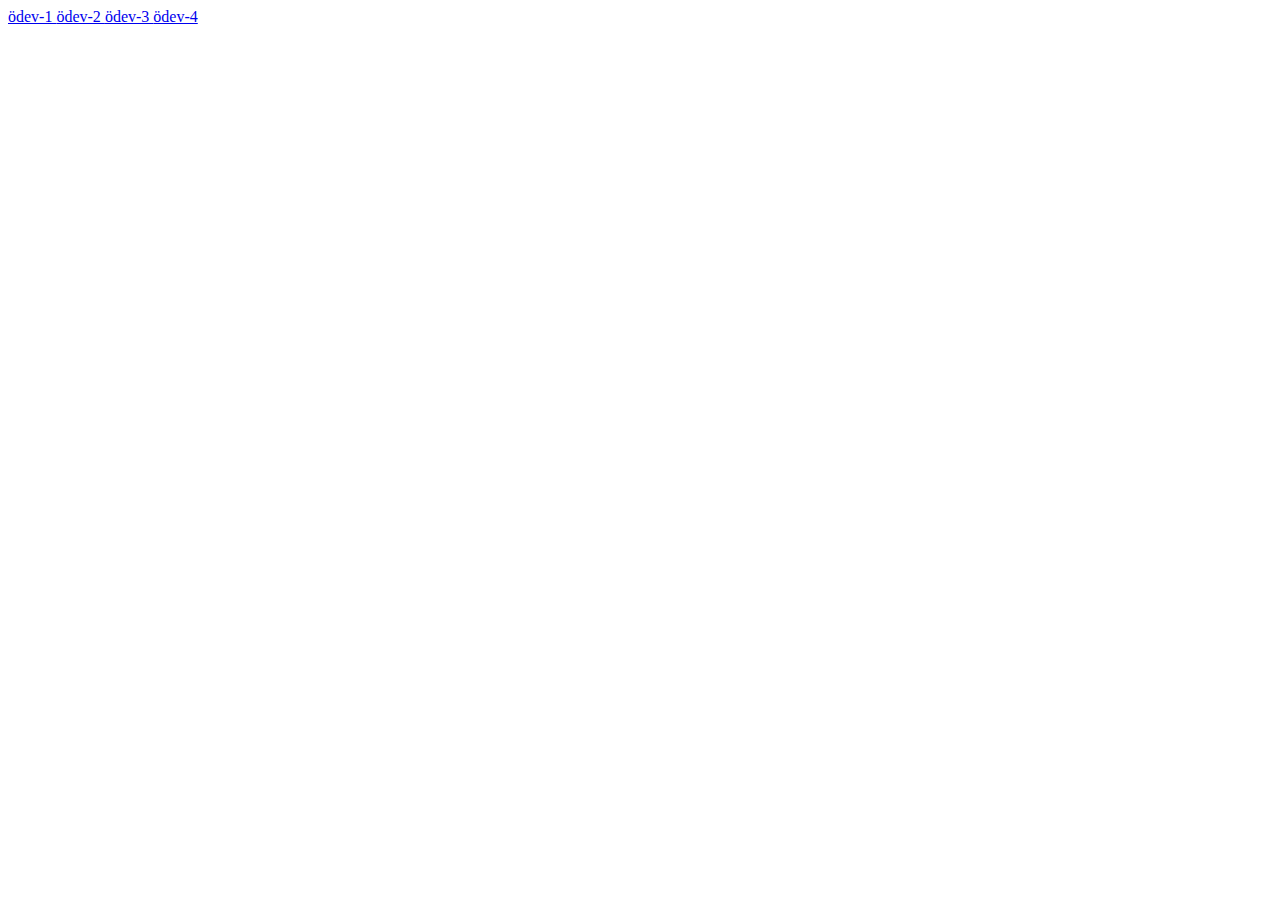
<file: index.html>
<!DOCTYPE html>
<html lang="en">
<head>
    <meta charset="UTF-8">
    <meta name="viewport" content="width=device-width, initial-scale=1.0">
    <title>Document</title>
</head>
<body>
    <a href="ödev-1/index.html"> ödev-1 </a>
    <a href="ödev-2/index.html"> ödev-2 </a>
    <a href="ödev-3/index.html"> ödev-3 </a>
    <a href="ödev-4/index.html"> ödev-4 </a>
</body>
</html>
</file>
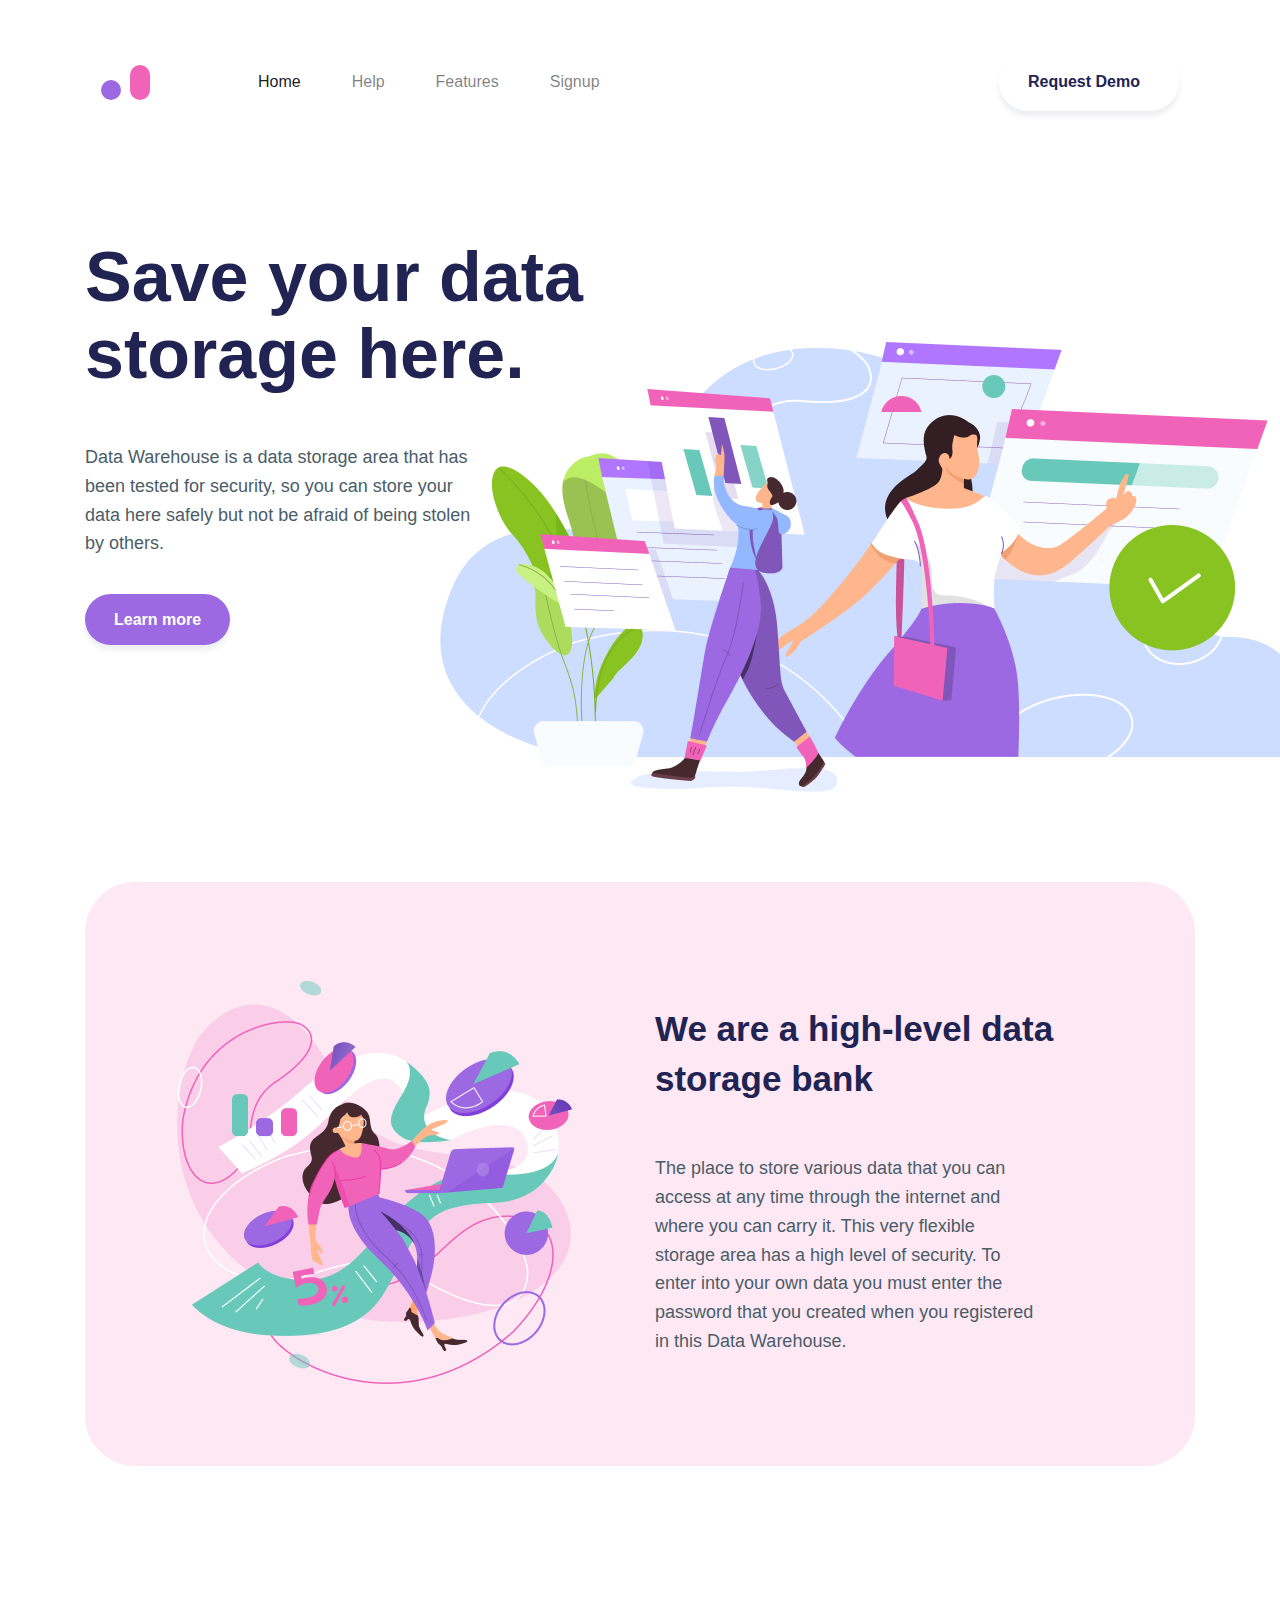
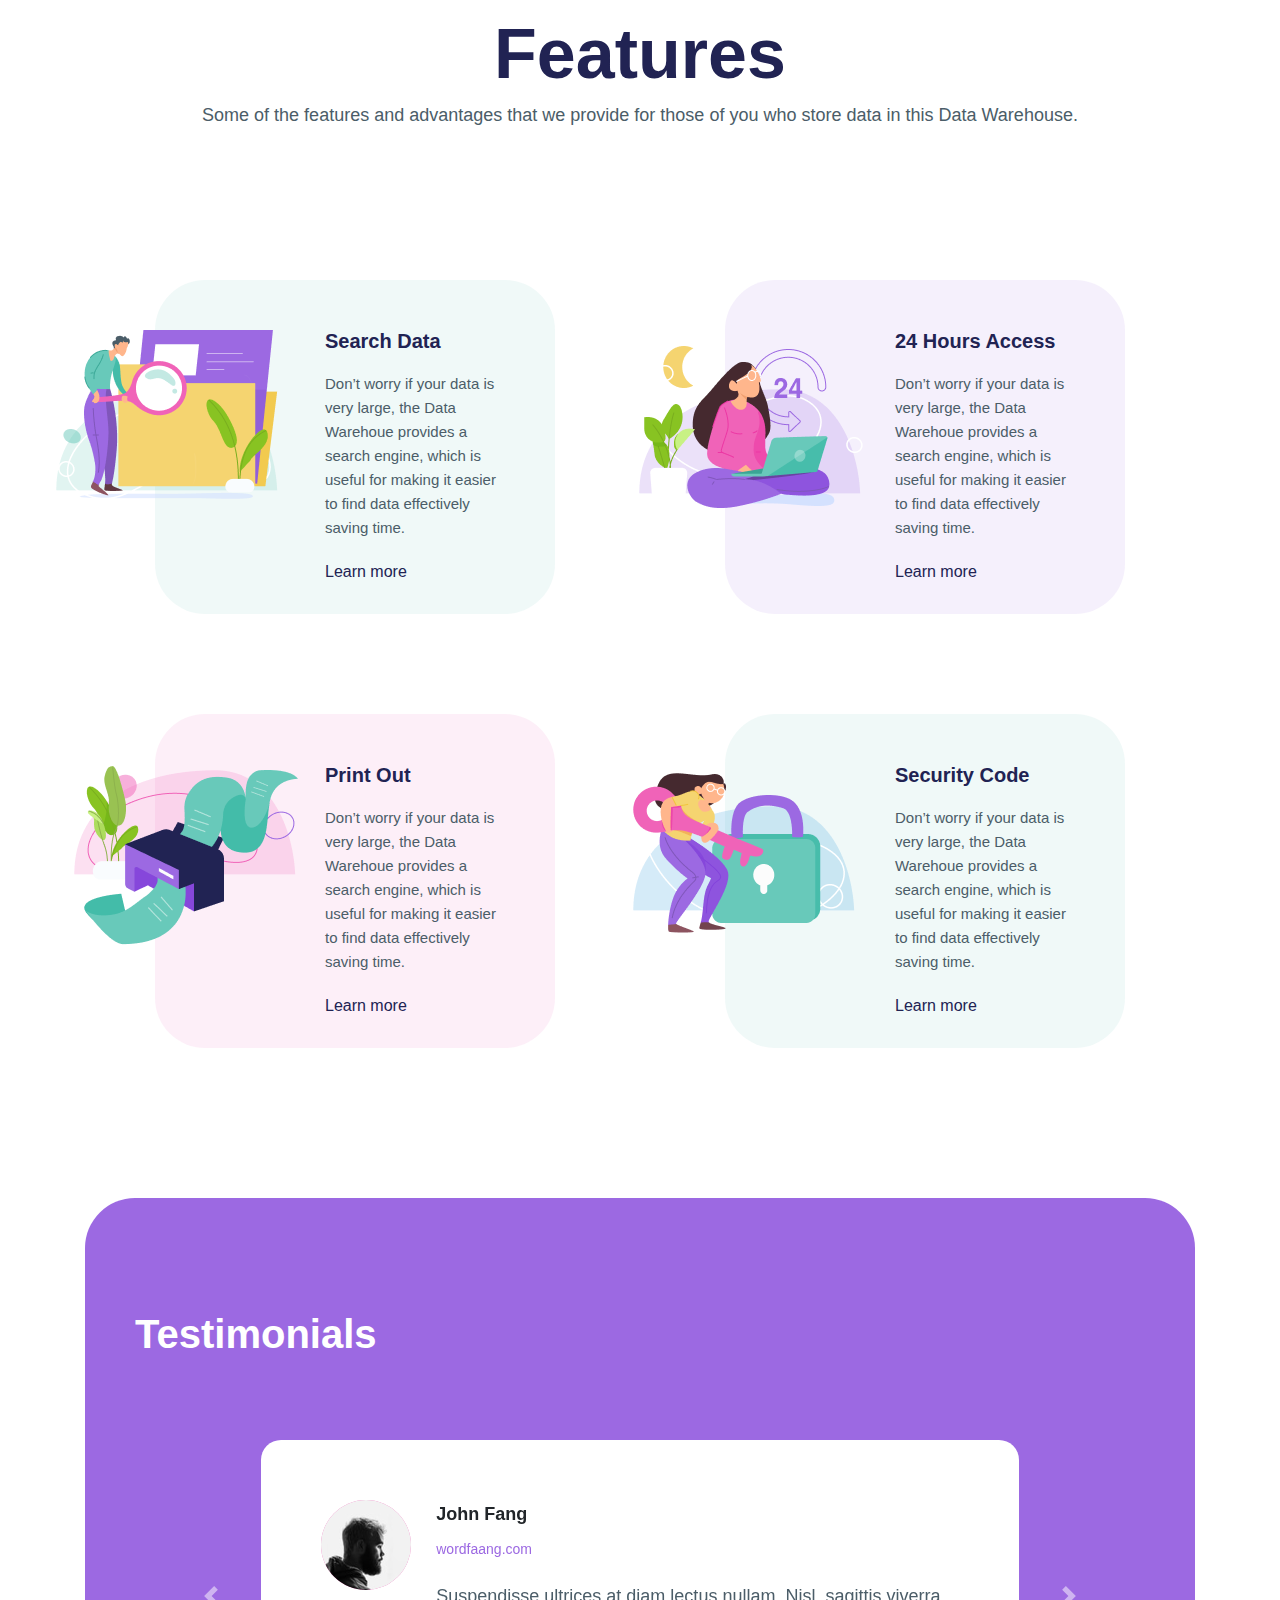
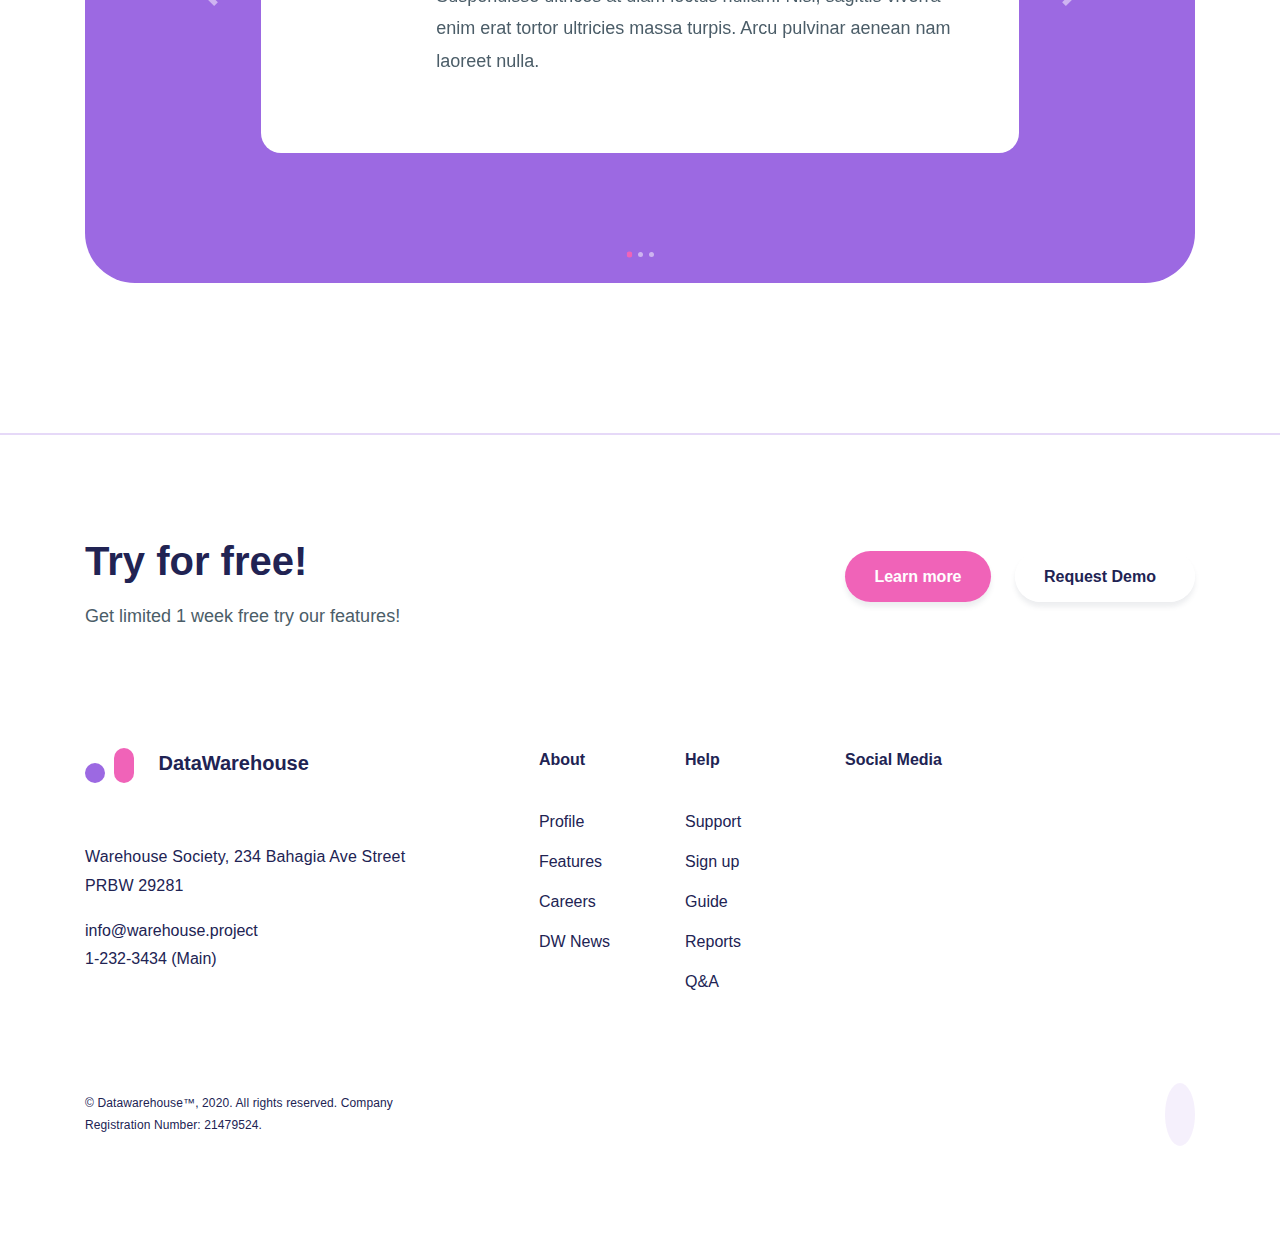
<file: odev-5/index.html>
<!DOCTYPE html>
<html lang="en">

<head>
  <meta charset="UTF-8">
  <meta name="viewport" content="width=device-width, initial-scale=1.0">
  <title>Save Data Stroge</title>
  <link rel="stylesheet" href="css/style.css">
  <link rel="stylesheet" href="https://maxcdn.bootstrapcdn.com/bootstrap/4.5.2/css/bootstrap.min.css">
  <link rel="preconnect" href="https://fonts.gstatic.com">
  <link rel="stylesheet" href="https://cdnjs.cloudflare.com/ajax/libs/font-awesome/5.15.1/css/all.min.css"
    integrity="sha512-+4zCK9k+qNFUR5X+cKL9EIR+ZOhtIloNl9GIKS57V1MyNsYpYcUrUeQc9vNfzsWfV28IaLL3i96P9sdNyeRssA=="
    crossorigin="anonymous" />
    <link rel="icon" href="images/Logo.svg">
  <link href="https://fonts.googleapis.com/css2?family=Lato:wght@300;400;700&display=swap" rel="stylesheet">
</head>

<body>
  <header>
    <div class="container">

      <nav class="navbar navbar-expand-lg navbar-light">
        <a class="navbar-brand" href="#"><img src="images/Logo.svg" alt="logo"></a>
        <button class="navbar-toggler" type="button" data-toggle="collapse" data-target="#navbarSupportedContent"
          aria-controls="navbarSupportedContent" aria-expanded="false" aria-label="Toggle navigation">
          <span class="navbar-toggler-icon"></span>
        </button>

        <div class="collapse navbar-collapse" id="navbarSupportedContent">
          <ul class="navbar-nav mr-auto">
            <li class="nav-item active">
              <a class="nav-link" href="#">Home <span class="sr-only">(current)</span></a>
            </li>
            <li class="nav-item">
              <a class="nav-link" href="#">Help</a>
            </li>
            <li class="nav-item">
              <a class="nav-link" href="#">Features</a>
            </li>
            <li class="nav-item">
              <a class="nav-link" href="#">Signup</a>
            </li>
          </ul>
          <a href="#" class="button button--nav">Request Demo <i class="fas fa-arrow-right"></i></a>
        </div>
      </nav>
    </div>
  </header>

  <main>

  </main>
  <section id="About">
    <div class="about">
      <div class="container">
        <div class="row">
          <div class="col-12 col-lg-6">
            <div class="about__hero">
              <h1 class="title">
                Save your data storage here.
              </h1>
              <p class="paragraph">
                Data Warehouse is a data storage area that has been
                tested for security, so you can store your data here
                safely but not be afraid of being stolen by others.
              </p>
              <a href="#" class="button button--page">
                Learn more
              </a>
            </div>
          </div>
          <div class="col-12 col-lg-6">
            <figure class="about__image">
              <img class="about__image1" src="images/image1 1.svg" alt="about us">
            </figure>
          </div>
        </div>
        <div class="about__card">
          <div class="row">
            <div class="col-12 col-md-6">
              <figure>
                <img class="about__image2" src="images/image2.svg" alt="stroge">
              </figure>
            </div>
            <div class="col-12 col-md-6">
              <h2 class="title title--small">
                We are a high-level data storage bank
              </h2>
              <p class="paragraph">
                The place to store various data that you can access at any time through the internet and where you can
                carry it.
                This very flexible storage area has a high level of security. To enter into your own data you must enter
                the password that you created when you registered in this Data Warehouse.
              </p>
            </div>
          </div>
        </div>
      </div>

    </div>
  </section>

  <section id="features">
    <div class="features">
      <div class="container">
        <div class="center">
          <h2 class="title">Features</h2>
          <p class="paragraph">
            Some of the features and advantages that we provide for those of you who store data in this Data Warehouse.
          </p>
        </div>
        <div class="row">

          <div class="col-12 col-md-6">
            <div class="card1">
              <img src="images/image3 1.svg" alt="search data" class="card1__img">
              <h3 class="title card1__title">
                Search Data
              </h3>
              <p class="paragraph card1__paragraph">
                Don’t worry if your data is very large, the Data Warehoue provides a search engine, which is useful for
                making it easier to find data effectively saving time.
              </p>
              <a href="#" class="card1__link">Learn more<i class="fas fa-arrow-right"></i></a>
            </div>
          </div>
          <div class="col-12 col-md-6">
            <div class="card1 card1--mor">
              <img src="images/image4.svg" alt="search data" class="card1__img">
              <h3 class="title card1__title">
                24 Hours Access
              </h3>
              <p class="paragraph card1__paragraph">
                Don’t worry if your data is very large, the Data Warehoue provides a search engine, which is useful for
                making it easier to find data effectively saving time. </p>
              <a href="#" class="card1__link">Learn more<i class="fas fa-arrow-right"></i></a>
            </div>
          </div>
          <div class="col-12 col-md-6">
            <div class="card1 card1--pembe">
              <img src="images/image5 1.svg" alt="search data" class="card1__img">
              <h3 class="title card1__title">
                Print Out
              </h3>
              <p class="paragraph card1__paragraph">
                Don’t worry if your data is very large, the Data Warehoue provides a search engine, which is useful for
                making it easier to find data effectively saving time. </p>
              <a href="#" class="card1__link">Learn more<i class="fas fa-arrow-right"></i></a>
            </div>
          </div>
          <div class="col-12 col-md-6">
            <div class="card1 card--blue">
              <img src="images/image6 1.svg" alt="search data" class="card1__img">
              <h3 class="title card1__title">
                Security Code
              </h3>
              <p class="paragraph card1__paragraph">
                Don’t worry if your data is very large, the Data Warehoue provides a search engine, which is useful for
                making it easier to find data effectively saving time. </p>
              <a href="#" class="card1__link">Learn more<i class="fas fa-arrow-right"></i></a>
            </div>
          </div>
        </div>
      </div>
    </div>
  </section>

  <section id="testimonials" class="testimonials">
    <div class="container">
      <div class="testimonials__card">
        <h2 class="title title--testimonials">Testimonials</h2>
        <div id="carouselExampleIndicators" class="carousel slide" data-ride="carousel">
          <ol class="carousel-indicators">
            <li data-target="#carouselExampleIndicators" data-slide-to="0" class="active"></li>
            <li data-target="#carouselExampleIndicators" data-slide-to="1"></li>
            <li data-target="#carouselExampleIndicators" data-slide-to="2"></li>
          </ol>
          <div class="carousel-inner">
            <div class="carousel-item active">
              <div class="testimonials__smallcard">
                <figure>
                  <img src="images/Ellipse 76.svg" alt="" class="smallcard__img">
                </figure>
                <div class="avatar">
                  <h4>John Fang </h4>
                  <a href="#">wordfaang.com</a>
                  <p>Suspendisse ultrices at diam lectus nullam.
                    Nisl, sagittis viverra enim erat tortor ultricies massa turpis. Arcu pulvinar aenean nam laoreet
                    nulla.</p>
                </div>
              </div>
            </div>
            <div class="carousel-item">
              <div class="testimonials__smallcard">
                <figure>
                  <img src="images/Ellipse 76.svg" alt="" class="smallcard__img">
                </figure>
                <div class="avatar">
                  <h4>John Fang </h4>
                  <a href="#">wordfaang.com</a>
                  <p>Suspendisse ultrices at diam lectus nullam.
                    Nisl, sagittis viverra enim erat tortor ultricies massa turpis. Arcu pulvinar aenean nam laoreet
                    nulla.</p>
                </div>
              </div>
            </div>
            <div class="carousel-item">
              <div class="testimonials__smallcard">
                <figure>
                  <img src="images/Ellipse 76.svg" alt="" class="smallcard__img">
                </figure>
                <div class="avatar">
                  <h4>John Fang </h4>
                  <a href="#">wordfaang.com</a>
                  <p>Suspendisse ultrices at diam lectus nullam.
                    Nisl, sagittis viverra enim erat tortor ultricies massa turpis. Arcu pulvinar aenean nam laoreet
                    nulla.</p>
                </div>
              </div>
            </div>
          </div>
          <a class="carousel-control-prev" href="#carouselExampleIndicators" role="button" data-slide="prev">
            <span class="carousel-control-prev-icon" aria-hidden="true"></span>
            <span class="sr-only">Previous</span>
          </a>
          <a class="carousel-control-next" href="#carouselExampleIndicators" role="button" data-slide="next">
            <span class="carousel-control-next-icon" aria-hidden="true"></span>
            <span class="sr-only">Next</span>
          </a>
        </div>
      </div>
    </div>
  </section>
  <footer class="footer">
    <div class="container">
      <div class="footer__first">
        <div class="footer__try">
          <h2>Try for free!</h2>
          <p>Get limited 1 week free try our features!</p>
        </div>
        <div class="footer__button">
          <a href="#" class="button button--footer">Learn more</a>
          <a href="#" class="button button--nav">Request Demo <i class="fas fa-arrow-right"></i></a>
        </div>
      </div>
      <div class="footer__second">
        <div class="row">
          <div class="col-12 col-md-4">
            <div class="address">
              <div class="address__logo">
                <img src="images/Logo.svg" alt="logo">
                <span>DataWarehouse</span>
              </div>
              <div class="address__adres">
                <address>Warehouse Society, 234

                  Bahagia Ave Street
                  PRBW 29281
                </address>
              </div>
              <div class="address__info">
                <a href="" class="email">
                <span>info@warehouse.project
                </span></a>
                <span class="phone">1-232-3434 (Main)</span>
              </div>
            </div>
          </div>
          <div class="col-12 col-md-4">
            <div class="footer__nav">
              <div class="footer__left">
                <span class="footer__title">About</span>
                <a href="" class="footer__link">Profile</a>
                <a href="" class="footer__link">Features</a>
                <a href="" class="footer__link">Careers</a>
                <a href="" class="footer__link">DW News</a>
              </div>
              <div class="footer__right">
                <span class="footer__title">Help</span>
                <a href="" class="footer__link">Support</a>
                <a href="" class="footer__link">Sign up</a>
                <a href="" class="footer__link">Guide</a>
                <a href="" class="footer__link">Reports</a>
                <a href="" class="footer__link">Q&A</a>
              </div>
            </div>
          </div>
          <div class="col-12 col-md-4">
            <div class="footer__social">
              <span>Social Media</span>
              <a href=""><i class="fab fa-facebook"></i></a>
              <a href=""><i class="fab fa-twitter"></i></a>
              <a href=""><i class="fab fa-instagram"></i></a>
            </div>
          </div>
        </div>
      </div>
      <div class="footer__last">
        <span>© Datawarehouse™, 2020. All rights reserved.
          Company Registration Number: 21479524.</span>
          <a href=""><i class="fas fa-comment-dots"></i></a>
      </div>
    </div>
  </footer>

  <script src="https://code.jquery.com/jquery-3.2.1.slim.min.js"
    integrity="sha384-KJ3o2DKtIkvYIK3UENzmM7KCkRr/rE9/Qpg6aAZGJwFDMVNA/GpGFF93hXpG5KkN"
    crossorigin="anonymous"></script>
  <script src="https://cdnjs.cloudflare.com/ajax/libs/popper.js/1.12.9/umd/popper.min.js"
    integrity="sha384-ApNbgh9B+Y1QKtv3Rn7W3mgPxhU9K/ScQsAP7hUibX39j7fakFPskvXusvfa0b4Q"
    crossorigin="anonymous"></script>
  <script src="https://maxcdn.bootstrapcdn.com/bootstrap/4.0.0/js/bootstrap.min.js"
    integrity="sha384-JZR6Spejh4U02d8jOt6vLEHfe/JQGiRRSQQxSfFWpi1MquVdAyjUar5+76PVCmYl"
    crossorigin="anonymous"></script>
</body>

</html>
</file>
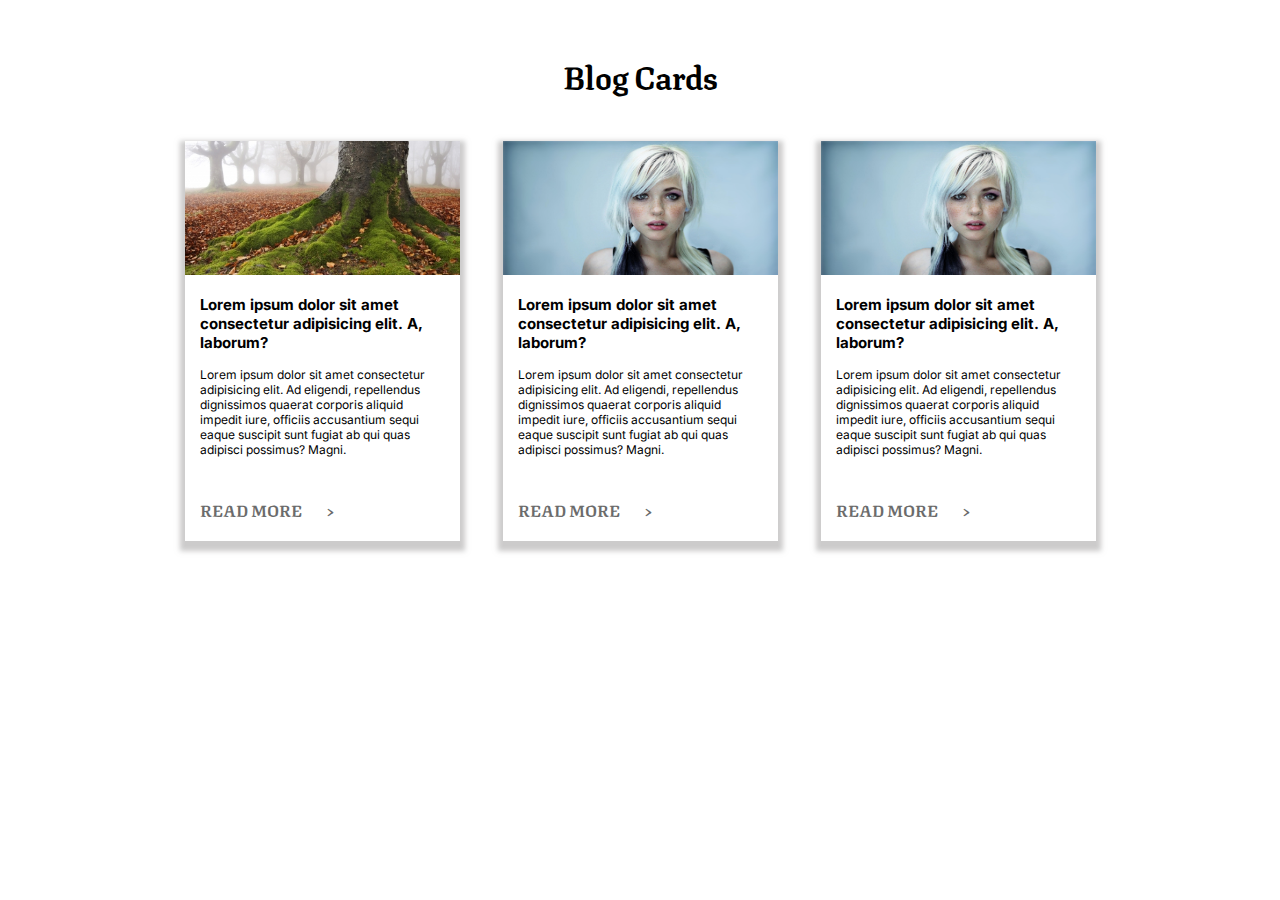
<file: ödev-2/index.html>
<!DOCTYPE html>
<html lang="en">
<head>
    <meta charset="UTF-8">
    <meta name="viewport" content="width=device-width, initial-scale=1.0">
    <title>Blog Cards</title>
    <link rel="stylesheet" href="css/style.css">
    <link href="https://fonts.googleapis.com/css2?family=Inter:wght@200;400;700&display=swap" rel="stylesheet">
    <link rel="preconnect" href="https://fonts.gstatic.com">
<link href="https://fonts.googleapis.com/css2?family=Texturina:wght@200;400;700&display=swap" rel="stylesheet">
</head>
<body>
    <div class="blog-cards">
        <h1>Blog Cards</h1>
        <div class="card">
            <img src="images/any.jpg" alt="tree">
            <h2>Lorem ipsum dolor sit amet consectetur adipisicing elit. A, laborum?</h2>
            <p>
                Lorem ipsum dolor sit amet consectetur adipisicing elit. Ad eligendi, 
                repellendus dignissimos quaerat corporis aliquid impedit iure, officiis accusantium sequi eaque suscipit 
                sunt fugiat ab qui quas adipisci possimus? Magni.
            </p>
            <br>
            <a href="#">READ MORE<span>></span></a>
        </div>
        <div class="card">
            <img src="images/doeJoe.jpg" alt="tree">
            <h2>Lorem ipsum dolor sit amet consectetur adipisicing elit. A, laborum?</h2>
            <p>
                Lorem ipsum dolor sit amet consectetur adipisicing elit. Ad eligendi, 
                repellendus dignissimos quaerat corporis aliquid impedit iure, officiis accusantium sequi eaque suscipit 
                sunt fugiat ab qui quas adipisci possimus? Magni.
            </p>
            <br>
            <a href="#">READ MORE<span>></span></a>
        </div>
        <div class="card">
            <img src="images/doeJoe.jpg" alt="tree">
            <h2>Lorem ipsum dolor sit amet consectetur adipisicing elit. A, laborum?</h2>
            <p>
                Lorem ipsum dolor sit amet consectetur adipisicing elit. Ad eligendi, 
                repellendus dignissimos quaerat corporis aliquid impedit iure, officiis accusantium sequi eaque suscipit 
                sunt fugiat ab qui quas adipisci possimus? Magni.
            </p>
            <br>
            <a href="#">READ MORE<span>></span></a>
        </div>
    </div>
</body>
</html>
</file>
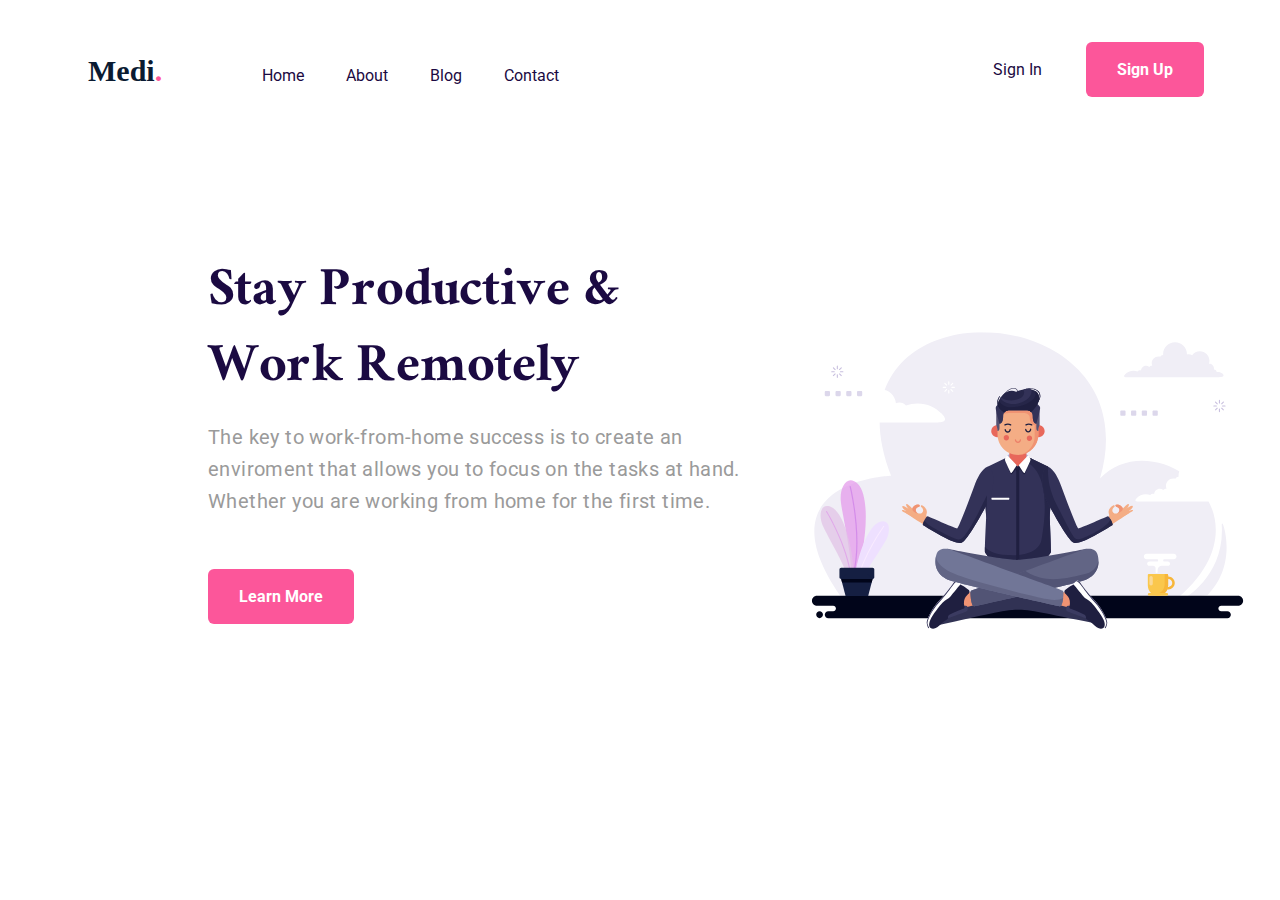
<file: ödev-3/index.html>
<!DOCTYPE html>
<html lang="en">
<head>
    <meta charset="UTF-8">
    <meta name="viewport" content="width=device-width, initial-scale=1.0">
    <title>Landing Page</title>
    <link rel="stylesheet" href="css/style.css">
    <link href="//db.onlinewebfonts.com/c/860c3ec7bbc5da3e97233ccecafe512e?family=Circular+Std+Book" rel="stylesheet" type="text/css"/>
    <link rel="preconnect" href="https://fonts.gstatic.com">
    <link href="https://fonts.googleapis.com/css2?family=Ramaraja&display=swap" rel="stylesheet">
    <link href="https://fonts.googleapis.com/css2?family=Roboto:wght@300;400;700&display=swap" rel="stylesheet">
</head>
<body>
    <header>
        <nav>

            <div class="navbar">
                <a class="navbar__brand" href="#">Medi<span class="doted">.</span></a>
            
                <ul class="navbar__items">
                    <li class="navbar__item"><a class="navbar__link" href="#">Home</a></li>
                    <li class="navbar__item"><a class="navbar__link" href="#">About</a></li>
                    <li class="navbar__item"><a class="navbar__link" href="#">Blog</a></li>
                    <li class="navbar__item"><a class="navbar__link" href="#">Contact</a></li>
                </ul>
            </div>
            <div class="right-navbar">
                <a class="right-navbar__signin" href="#">Sign In</a>
                <a class="right-navbar__signup" href="#">Sign Up</a>
            </div>

        </nav>
    </header>
        <section>
            <div class="container">
                <div class="container__blog">
                <h1>Stay Productive &
                    Work Remotely</h1>
                    <p>
                        The key to work-from-home success is to create an 
enviroment that allows you to focus on the tasks at hand. Whether you are working from home for the first time.
                    </p>
                    <a class="button" href="#">Learn More</a>
                </div>
                
                <svg width="779" height="526" viewBox="0 0 779 526" fill="none" xmlns="http://www.w3.org/2000/svg">
                    <g clip-path="url(#clip0)">
                    <path fill-rule="evenodd" clip-rule="evenodd" d="M640.52 474.395C833.485 321.271 608.121 154.882 512.875 256.938C608.893 -72.1138 10.2051 -97.2408 145.913 252.109C145.913 252.109 -83.8492 259.838 56.5581 462.796L640.52 474.395ZM661.255 467.034C661.255 467.034 732.519 427.762 726.68 338.368C726.68 338.368 726.471 336.072 728.042 335.967C729.6 335.862 754.406 408.028 701.887 461.497L661.255 467.034Z" fill="#F0EEF6"/>
                    <path fill-rule="evenodd" clip-rule="evenodd" d="M15.7561 462.6H755.453C760.297 462.6 764.275 466.558 764.275 471.408C764.275 476.258 760.31 480.217 755.453 480.217H725.693C723.002 480.217 720.797 482.419 720.797 485.106C720.797 487.793 723.002 489.995 725.693 489.995H736.589C739.963 489.995 742.72 492.748 742.72 496.116C742.72 499.485 739.963 502.238 736.589 502.238H35.6046C32.2308 502.238 29.4741 499.485 29.4741 496.116C29.4741 492.748 32.2308 489.995 35.6046 489.995H44.1767C46.8678 489.995 49.0732 487.793 49.0732 485.106C49.0732 482.419 46.8678 480.217 44.1767 480.217H15.7561C10.899 480.217 6.93454 476.245 6.93454 471.408C6.93454 466.571 10.9121 462.6 15.7561 462.6ZM20.3506 502.251C23.58 502.251 26.2317 499.603 26.2317 496.378V495.893C26.2317 492.669 23.58 490.021 20.3506 490.021C17.1213 490.021 14.4696 492.669 14.4696 495.893V496.378C14.4696 499.603 17.1213 502.251 20.3506 502.251Z" fill="#01051A"/>
                    <path fill-rule="evenodd" clip-rule="evenodd" d="M246.304 86.9143C246.304 86.3763 246.736 85.9302 247.286 85.9302C247.823 85.9302 248.268 86.3632 248.268 86.9143V91.323C248.268 91.8609 247.836 92.307 247.286 92.307C246.749 92.307 246.304 91.874 246.304 91.323V86.9143ZM239.654 90.4963C239.275 90.1158 239.275 89.4991 239.654 89.1055C240.034 88.725 240.649 88.725 241.029 89.1055L244.131 92.2152C244.511 92.5957 244.511 93.2124 244.131 93.606C243.752 93.9865 243.136 93.9865 242.757 93.606L239.654 90.4963ZM237.468 97.7392C236.931 97.7392 236.486 97.3062 236.486 96.7551C236.486 96.2171 236.918 95.771 237.468 95.771H241.867C242.403 95.771 242.848 96.204 242.848 96.7551C242.848 97.2931 242.416 97.7392 241.867 97.7392H237.468ZM241.029 104.405C240.649 104.785 240.034 104.785 239.654 104.405C239.275 104.024 239.275 103.407 239.654 103.014L242.757 99.9042C243.136 99.5237 243.752 99.5237 244.131 99.9042C244.511 100.285 244.511 100.901 244.131 101.295L241.029 104.405ZM248.255 106.596C248.255 107.134 247.823 107.58 247.273 107.58C246.736 107.58 246.291 107.147 246.291 106.596V102.2C246.291 101.662 246.723 101.216 247.273 101.216C247.81 101.216 248.255 101.649 248.255 102.2V106.596ZM254.918 103.027C255.297 103.408 255.297 104.024 254.918 104.418C254.538 104.798 253.923 104.798 253.543 104.418L250.441 101.308C250.061 100.928 250.061 100.311 250.441 99.9173C250.82 99.5368 251.436 99.5368 251.828 99.9173L254.918 103.027ZM257.104 95.7841C257.64 95.7841 258.086 96.2171 258.086 96.7682C258.086 97.3062 257.654 97.7523 257.104 97.7523H252.705C252.169 97.7523 251.724 97.3193 251.724 96.7682C251.724 96.2302 252.156 95.7841 252.705 95.7841H257.104ZM253.53 89.1055C253.91 88.725 254.525 88.725 254.905 89.1055C255.284 89.486 255.284 90.1027 254.905 90.4963L251.802 93.606C251.423 93.9865 250.807 93.9865 250.415 93.606C250.035 93.2255 250.035 92.6088 250.415 92.2152L253.53 89.1055Z" fill="white"/>
                    <path fill-rule="evenodd" clip-rule="evenodd" d="M721.693 119.691C721.693 119.153 722.125 118.707 722.675 118.707C723.212 118.707 723.657 119.14 723.657 119.691V124.1C723.657 124.638 723.225 125.084 722.675 125.084C722.138 125.084 721.693 124.651 721.693 124.1V119.691ZM715.03 123.26C714.65 122.879 714.65 122.263 715.03 121.882C715.41 121.502 716.025 121.502 716.404 121.882L719.507 124.992C719.887 125.372 719.887 125.989 719.507 126.383C719.127 126.763 718.512 126.763 718.132 126.383L715.03 123.26ZM712.844 130.516C712.307 130.516 711.862 130.083 711.862 129.532C711.862 128.994 712.294 128.548 712.844 128.548H717.242C717.779 128.548 718.224 128.981 718.224 129.532C718.224 130.07 717.792 130.516 717.242 130.516H712.844ZM716.418 137.181C716.038 137.562 715.423 137.562 715.043 137.181C714.664 136.801 714.664 136.184 715.043 135.804L718.146 132.694C718.525 132.314 719.14 132.314 719.52 132.694C719.9 133.075 719.9 133.691 719.52 134.085L716.418 137.181ZM723.643 139.373C723.643 139.911 723.212 140.357 722.662 140.357C722.125 140.357 721.68 139.924 721.68 139.373V134.964C721.68 134.426 722.112 133.98 722.662 133.98C723.198 133.98 723.643 134.413 723.643 134.964V139.373ZM730.293 135.804C730.673 136.184 730.673 136.801 730.293 137.181C729.914 137.562 729.298 137.562 728.919 137.181L725.816 134.072C725.437 133.691 725.437 133.075 725.816 132.681C726.196 132.3 726.811 132.3 727.191 132.681L730.293 135.804ZM732.479 128.548C733.016 128.548 733.461 128.981 733.461 129.532C733.461 130.07 733.029 130.516 732.479 130.516H728.094C727.557 130.516 727.112 130.083 727.112 129.532C727.112 128.994 727.544 128.548 728.094 128.548H732.479ZM728.919 121.882C729.298 121.502 729.914 121.502 730.293 121.882C730.673 122.263 730.673 122.879 730.293 123.26L727.191 126.37C726.811 126.75 726.196 126.75 725.816 126.37C725.437 125.989 725.437 125.372 725.816 124.979L728.919 121.882Z" fill="#C8BFDE"/>
                    <path fill-rule="evenodd" clip-rule="evenodd" d="M50.5365 59.5436C50.5365 59.0056 50.9685 58.5595 51.5183 58.5595C52.055 58.5595 52.5001 58.9925 52.5001 59.5436V63.9523C52.5001 64.4903 52.0681 64.9364 51.5183 64.9364C50.9816 64.9364 50.5365 64.5034 50.5365 63.9523V59.5436ZM43.8866 63.1125C43.507 62.732 43.507 62.1153 43.8866 61.7348C44.2662 61.3543 44.8815 61.3543 45.2611 61.7348L48.3635 64.8445C48.7431 65.225 48.7431 65.8417 48.3635 66.2223C47.9839 66.6028 47.3687 66.6028 46.9759 66.2223L43.8866 63.1125ZM41.7005 70.3554C41.1638 70.3554 40.7188 69.9224 40.7188 69.3713C40.7188 68.8334 41.1507 68.3872 41.7005 68.3872H46.0989C46.6356 68.3872 47.0807 68.8202 47.0807 69.3713C47.0807 69.9093 46.6487 70.3554 46.0989 70.3554H41.7005ZM45.2611 77.0209C44.8815 77.4015 44.2662 77.4015 43.8866 77.0209C43.507 76.6404 43.507 76.0237 43.8866 75.6432L46.989 72.5335C47.3687 72.153 47.9839 72.153 48.3766 72.5335C48.7562 72.914 48.7562 73.5307 48.3766 73.9112L45.2611 77.0209ZM52.5001 79.2122C52.5001 79.7501 52.0681 80.1963 51.5183 80.1963C50.9816 80.1963 50.5365 79.7633 50.5365 79.2122V74.8035C50.5365 74.2655 50.9685 73.8194 51.5183 73.8194C52.055 73.8194 52.5001 74.2524 52.5001 74.8035V79.2122ZM59.15 75.6432C59.5296 76.0237 59.5296 76.6404 59.15 77.0209C58.7704 77.4015 58.1551 77.4015 57.7755 77.0209L54.6731 73.9112C54.2935 73.5307 54.2935 72.914 54.6731 72.5335C55.0527 72.153 55.6679 72.153 56.0607 72.5335L59.15 75.6432ZM61.3361 68.4004C61.8728 68.4004 62.3179 68.8334 62.3179 69.3844C62.3179 69.9224 61.8859 70.3685 61.3361 70.3685H56.9508C56.4141 70.3685 55.969 69.9355 55.969 69.3844C55.969 68.8465 56.401 68.4004 56.9508 68.4004H61.3361ZM57.7624 61.7217C58.142 61.3412 58.7573 61.3412 59.1369 61.7217C59.5165 62.1022 59.5165 62.7189 59.1369 63.0994L56.0345 66.2091C55.6549 66.5896 55.0396 66.5896 54.6469 66.2091C54.2673 65.8286 54.2673 65.2119 54.6469 64.8314L57.7624 61.7217Z" fill="#C8BFDE"/>
                    <path fill-rule="evenodd" clip-rule="evenodd" d="M550.366 137.352H555.89C556.898 137.352 557.736 138.179 557.736 139.202V144.739C557.736 145.749 556.911 146.589 555.89 146.589H550.366C549.358 146.589 548.52 145.763 548.52 144.739V139.202C548.52 138.179 549.358 137.352 550.366 137.352Z" fill="#DCD7EB"/>
                    <path fill-rule="evenodd" clip-rule="evenodd" d="M569.242 137.352H574.767C575.775 137.352 576.612 138.179 576.612 139.202V144.739C576.612 145.749 575.788 146.589 574.767 146.589H569.242C568.234 146.589 567.397 145.763 567.397 144.739V139.202C567.397 138.179 568.221 137.352 569.242 137.352Z" fill="#DCD7EB"/>
                    <path fill-rule="evenodd" clip-rule="evenodd" d="M588.106 137.352H593.63C594.638 137.352 595.476 138.179 595.476 139.202V144.739C595.476 145.749 594.651 146.589 593.63 146.589H588.106C587.098 146.589 586.26 145.763 586.26 144.739V139.202C586.273 138.179 587.098 137.352 588.106 137.352Z" fill="#DCD7EB"/>
                    <path fill-rule="evenodd" clip-rule="evenodd" d="M606.982 137.352H612.506C613.514 137.352 614.352 138.179 614.352 139.202V144.739C614.352 145.749 613.527 146.589 612.506 146.589H606.982C605.974 146.589 605.136 145.763 605.136 144.739V139.202C605.149 138.179 605.974 137.352 606.982 137.352Z" fill="#DCD7EB"/>
                    <path fill-rule="evenodd" clip-rule="evenodd" d="M571.788 67.4558C574.262 67.4558 576.632 67.9019 578.831 68.7154C579.826 67.6263 581.253 66.9309 582.85 66.9309C583.596 66.9309 584.303 67.0753 584.944 67.3508C585.298 62.6797 589.198 58.9926 593.95 58.9926C596.019 58.9926 597.917 59.6881 599.435 60.8558C600.417 59.5175 601.988 58.6384 603.768 58.6384C604.069 58.6384 604.357 58.6646 604.645 58.704C604.043 57.2869 603.703 55.7386 603.703 54.1116C603.703 47.656 608.926 42.4206 615.366 42.4206C616.57 42.4206 617.722 42.6043 618.809 42.9455C619.647 41.1348 621.479 39.8883 623.6 39.8883H623.757C623.731 39.4684 623.718 39.0485 623.718 38.6155C623.718 27.0164 633.104 17.6086 644.676 17.6086C656.247 17.6086 665.633 27.0164 665.633 38.6155C665.633 38.773 665.633 38.9435 665.633 39.101C666.641 38.8386 667.701 38.7074 668.788 38.7074C670.961 38.7074 673.003 39.2453 674.783 40.2032C677.847 36.0307 682.769 33.3146 688.332 33.3146C697.6 33.3146 705.114 40.8461 705.114 50.1359C705.114 51.9597 704.826 53.7179 704.289 55.3712C704.459 55.3581 704.629 55.3581 704.8 55.3581C709.368 55.3581 713.06 59.0714 713.06 63.6375C713.06 64.1755 713.007 64.7003 712.916 65.2121C712.968 65.2121 713.034 65.2121 713.086 65.2121C715.665 65.2121 717.772 67.259 717.851 69.8307C718.571 69.6995 719.304 69.6208 720.063 69.6208C723.048 69.6208 725.836 70.6573 727.839 72.5599C733.206 77.6509 727.341 78.9761 721.699 78.9761H714.329H708.543H590.023H580.768H565.57C559.68 78.9761 551.276 79.9471 557.114 73.767C560.805 69.8832 566.015 67.4558 571.788 67.4558Z" fill="#F0EEF6"/>
                    <path fill-rule="evenodd" clip-rule="evenodd" d="M192.534 125.017C185.36 125.017 178.475 126.316 172.126 128.678C169.259 125.502 165.109 123.508 160.489 123.508C158.342 123.508 156.287 123.941 154.428 124.728C153.394 111.174 142.097 100.493 128.312 100.493C127.265 100.493 126.231 100.559 125.21 100.677C124.844 118.968 124.215 142.993 123.233 158.41H139.649H166.471H210.533C227.603 158.41 251.99 161.218 235.051 143.321C224.37 132.05 209.263 125.017 192.534 125.017Z" fill="white"/>
                    <path fill-rule="evenodd" clip-rule="evenodd" d="M593.407 284.4C596.143 284.4 598.761 284.899 601.196 285.804C602.296 284.597 603.866 283.836 605.634 283.836C606.458 283.836 607.231 284.007 607.951 284.296C608.343 279.126 612.65 275.058 617.912 275.058C620.19 275.058 622.298 275.832 623.973 277.118C625.047 275.636 626.801 274.665 628.764 274.665C629.092 274.665 629.419 274.691 629.733 274.743C629.065 273.182 628.699 271.463 628.699 269.665C628.699 262.528 634.472 256.741 641.593 256.741C642.915 256.741 644.198 256.938 645.402 257.318C646.332 255.324 648.361 253.933 650.704 253.933H650.874C650.848 253.474 650.835 253.002 650.835 252.529C650.835 239.71 661.202 229.318 673.992 229.318C686.781 229.318 697.149 239.71 697.149 252.529C697.149 252.713 697.149 252.884 697.135 253.067C698.261 252.779 699.426 252.634 700.631 252.634C703.026 252.634 705.278 253.225 707.267 254.274C710.645 249.656 716.09 246.664 722.243 246.664C732.493 246.664 740.792 254.996 740.792 265.257C740.792 267.277 740.465 269.219 739.875 271.043C740.059 271.03 740.255 271.03 740.438 271.03C745.491 271.03 749.575 275.137 749.575 280.189C749.575 280.779 749.523 281.369 749.405 281.934C749.471 281.934 749.536 281.934 749.602 281.934C752.455 281.934 754.772 284.204 754.864 287.038C755.649 286.88 756.474 286.802 757.312 286.802C760.611 286.802 763.687 287.956 765.912 290.056C771.842 295.685 765.362 297.141 759.118 297.141H750.976H744.588H613.58H603.356H586.561C580.055 297.141 570.748 298.217 577.214 291.394C581.272 287.077 587.032 284.4 593.407 284.4Z" fill="white"/>
                    <path fill-rule="evenodd" clip-rule="evenodd" d="M31.2544 102.961H36.7785C37.7865 102.961 38.6243 103.788 38.6243 104.812V110.349C38.6243 111.359 37.7996 112.199 36.7785 112.199H31.2544C30.2465 112.199 29.4218 111.372 29.4218 110.349V104.812C29.4087 103.788 30.2334 102.961 31.2544 102.961Z" fill="#DCD7EB"/>
                    <path fill-rule="evenodd" clip-rule="evenodd" d="M50.1307 102.961H55.6549C56.6628 102.961 57.5006 103.788 57.5006 104.812V110.349C57.5006 111.359 56.6759 112.199 55.6549 112.199H50.1307C49.1228 112.199 48.285 111.372 48.285 110.349V104.812C48.285 103.788 49.1097 102.961 50.1307 102.961Z" fill="#DCD7EB"/>
                    <path fill-rule="evenodd" clip-rule="evenodd" d="M68.9939 102.961H74.5181C75.526 102.961 76.3638 103.788 76.3638 104.812V110.349C76.3638 111.359 75.5391 112.199 74.5181 112.199H68.9939C67.986 112.199 67.1482 111.372 67.1482 110.349V104.812C67.1613 103.788 67.986 102.961 68.9939 102.961Z" fill="#DCD7EB"/>
                    <path fill-rule="evenodd" clip-rule="evenodd" d="M87.8703 102.961H93.3944C94.4024 102.961 95.227 103.788 95.227 104.812V110.349C95.227 111.359 94.4024 112.199 93.3944 112.199H87.8703C86.8623 112.199 86.0245 111.372 86.0245 110.349V104.812C86.0245 103.788 86.8623 102.961 87.8703 102.961Z" fill="#DCD7EB"/>
                    <path fill-rule="evenodd" clip-rule="evenodd" d="M251.16 459.292H485.988L515.637 513.417C336.744 480.141 403.963 477.097 226.393 515.083C235.661 492.764 244.025 474.25 251.16 459.292Z" fill="#313254"/>
                    <path fill-rule="evenodd" clip-rule="evenodd" d="M532.328 338.407C551.453 326.611 561.781 318.896 562.671 318.332C564.753 317.02 564.242 314.317 562.174 314.277C560.105 314.238 554.346 316.35 553.6 316.757C552.853 317.177 552.88 316.429 552.88 316.429C555.864 306.706 547.355 303.452 545.065 303.085C542.774 302.704 540.941 303.584 540.836 304.83C540.732 306.077 542.447 306.759 542.447 306.759C547.787 307.861 548.638 312.755 546.243 315.721C543.847 318.673 539.135 319.854 535.98 316.416C532.812 312.978 535.77 309.108 536.935 308.005C538.101 306.903 539.279 305.722 538.258 304.436C537.223 303.151 535.927 304.108 535.927 304.108C524.264 310.866 528.885 320.379 528.885 320.379C528.885 320.379 529.723 323.646 526.934 325.181C526.659 325.338 525.94 325.653 524.892 326.099L532.328 338.407Z" fill="#F4AD85"/>
                    <path fill-rule="evenodd" clip-rule="evenodd" d="M387.09 216.157C374.484 210.699 362.297 210.699 349.704 216.157L351.89 221.996H384.917L387.09 216.157Z" fill="#ACB5DB"/>
                    <path fill-rule="evenodd" clip-rule="evenodd" d="M384.184 184.011L383.726 194.652C383.726 194.652 383.726 216.446 383.726 219.766C383.726 221.366 385.218 223.676 387.836 225.683C385.532 228.176 381.265 232.624 376.893 236.049H360.53C356.17 232.611 351.89 228.176 349.586 225.683C352.217 223.676 353.696 221.366 353.696 219.766C353.696 216.459 353.696 194.652 353.696 194.652L353.238 184.011C353.238 184.011 360.844 185.375 368.698 187.304C376.578 185.388 384.184 184.011 384.184 184.011Z" fill="#E8685B"/>
                    <path fill-rule="evenodd" clip-rule="evenodd" d="M373.489 237.991L370.491 238.424H368.737H366.983L363.985 237.991L346.3 221.209L316.31 235.892L316.323 235.905C316.323 235.905 311.074 261.661 311.074 294.176L311.912 308.333C312.161 312.178 312.409 315.878 312.658 319.447L312.815 326.677C312.815 326.677 310.145 383.36 310.773 385.8C311.401 388.241 316.494 394.041 316.494 394.041C316.297 395.576 316.075 397.216 315.839 398.935C325.015 402.792 342.059 407.739 368.75 407.516C395.428 407.739 412.485 402.792 421.662 398.935C421.426 397.216 421.203 395.576 421.007 394.041C421.007 394.041 426.099 388.241 426.728 385.8C427.356 383.36 424.699 326.677 424.699 326.677L424.843 319.447C425.091 315.878 425.34 312.178 425.589 308.333L426.426 294.176C426.426 261.675 421.177 235.905 421.177 235.905L421.19 235.892L391.187 221.209L373.489 237.991Z" fill="#333258"/>
                    <path fill-rule="evenodd" clip-rule="evenodd" d="M311.061 293.1C311.061 293.454 311.061 293.821 311.061 294.176L311.899 308.333C312.148 312.178 312.396 315.878 312.645 319.447L312.802 326.677L312.763 327.516C313.273 316.849 315.054 285.319 314.203 286.775C314.006 287.13 312.841 289.491 311.061 293.1ZM310.773 376.563C314.582 382.087 324.597 389.855 350.947 391.43C392.706 393.936 407.956 378.4 410.208 364.111C412.459 349.822 430.144 259.09 388.412 230.394C386.972 229.41 385.676 228.452 384.511 227.533L391.174 221.222L421.177 235.905L421.164 235.918C421.164 235.918 421.374 236.954 421.714 238.857C421.282 246.808 421.622 259.628 425.837 275.216C426.191 281.146 426.413 287.523 426.413 294.189L425.576 308.346C425.327 312.191 425.078 315.891 424.829 319.46L424.686 326.69C424.686 326.69 427.356 383.373 426.714 385.814C426.086 388.254 420.994 394.054 420.994 394.054C421.19 395.589 421.413 397.229 421.649 398.948C412.472 402.805 395.429 407.752 368.737 407.529C342.059 407.752 325.002 402.805 315.826 398.948C316.062 397.229 316.284 395.589 316.481 394.054C316.481 394.054 311.388 388.254 310.76 385.814C310.603 385.236 310.642 381.68 310.773 376.563Z" fill="#262649"/>
                    <path fill-rule="evenodd" clip-rule="evenodd" d="M372.795 235.209L370.086 235.603H366.721L364.012 235.209L353.278 225.027L351.667 225.526L348.225 230.066C348.225 230.066 356.053 248.265 356.511 248.882C356.969 249.498 357.794 249.8 358.959 248.37C360.137 246.94 363.841 242.255 363.841 242.255C363.841 242.255 364.915 241.127 365.412 242.4C365.91 243.673 371.447 240.169 371.447 240.169L371.84 241.403C371.84 241.403 372.677 240.379 373.515 241.704C374.34 243.03 378.437 248.764 378.725 249.013C379 249.275 380.257 250.115 381.121 248.317C381.919 246.677 391.227 225.723 392.863 222.062L388.766 220.054L372.795 235.209Z" fill="#1F1F40"/>
                    <path fill-rule="evenodd" clip-rule="evenodd" d="M372.795 235.209L370.086 235.603H366.721L364.012 235.209L362.938 234.199L360.687 238.109C360.687 238.109 365.726 239.749 365.726 244.184C365.726 248.619 365.726 403.855 365.726 403.855L368.397 410.521L371.08 403.855C371.08 403.855 371.08 248.632 371.08 244.184C371.08 239.749 376.12 238.109 376.12 238.109L373.869 234.199L372.795 235.209Z" fill="#1F1F40"/>
                    <path fill-rule="evenodd" clip-rule="evenodd" d="M365.098 233.897L366.721 233.622C366.721 233.622 367.049 233.963 367.088 234.553C367.14 235.144 367.166 236.863 367.166 236.863C366.577 237.072 363.383 237.729 363.488 237.269C363.514 237.177 365.098 233.897 365.098 233.897Z" fill="#1F1F40"/>
                    <path fill-rule="evenodd" clip-rule="evenodd" d="M371.709 233.897L370.086 233.622C370.086 233.622 369.771 233.963 369.719 234.553C369.667 235.144 369.64 236.863 369.64 236.863C370.23 237.335 373.424 237.729 373.319 237.269C373.28 237.177 371.709 233.897 371.709 233.897Z" fill="#1F1F40"/>
                    <path fill-rule="evenodd" clip-rule="evenodd" d="M387.09 216.157C387.273 216.315 389.276 219.858 390.323 221.55C390.323 221.55 391.266 222.954 390.572 225.29C389.878 227.638 380.754 246.913 380.754 246.913C380.754 246.913 380.1 247.937 379.066 246.94C378.018 245.942 370.073 233.635 370.073 233.635L385.139 217.706C385.859 216.8 386.907 216 387.09 216.157Z" fill="white"/>
                    <path fill-rule="evenodd" clip-rule="evenodd" d="M349.704 216.157C349.573 216.223 347.518 219.858 346.471 221.55C346.471 221.55 345.528 222.954 346.222 225.29C346.916 227.638 356.04 246.913 356.04 246.913C356.04 246.913 356.694 247.937 357.728 246.94C358.775 245.942 366.721 233.635 366.721 233.635L351.654 217.706C350.646 216.512 349.835 216.092 349.704 216.157Z" fill="white"/>
                    <path fill-rule="evenodd" clip-rule="evenodd" d="M323.065 290.804H352.793C353.186 290.804 353.5 291.118 353.5 291.512V293.415C353.5 293.808 353.186 294.123 352.793 294.123H323.065C322.672 294.123 322.358 293.808 322.358 293.415V291.512C322.358 291.118 322.672 290.804 323.065 290.804Z" fill="white"/>
                    <path fill-rule="evenodd" clip-rule="evenodd" d="M489.286 380.382C489.286 380.382 393.399 399.84 367.035 399.84C340.685 399.84 244.785 380.382 244.785 380.382L249.536 399.25L367.035 433.443L484.535 399.25L489.286 380.382Z" fill="#525475"/>
                    <path fill-rule="evenodd" clip-rule="evenodd" d="M278.44 457.652L283.611 456.983C283.611 456.983 290.431 455.106 292.577 454.424C294.724 453.742 300.667 455.015 302.618 464.974C304.568 474.946 299.398 476.992 293.651 478.462C287.904 479.932 273.178 484.327 273.178 484.327C273.178 484.327 265.873 468.595 278.44 457.652Z" fill="#F09373"/>
                    <path fill-rule="evenodd" clip-rule="evenodd" d="M273.178 480.758C273.178 480.758 274.395 480.509 277.131 480.509C279.854 480.509 280.011 482.267 280.299 483.737C280.587 485.206 281.804 489.011 277.275 490.822C272.746 492.633 245.753 502.251 245.753 502.251L240.779 499.666C240.779 499.653 255.584 485.98 273.178 480.758Z" fill="#3B3B61"/>
                    <path fill-rule="evenodd" clip-rule="evenodd" d="M267.405 442.851C267.405 442.851 274.199 445.685 282.485 452.522C282.485 452.522 284.579 454.568 283.414 457.547C282.249 460.525 270.69 465.512 274.788 482.11C274.788 482.11 275.77 484.747 272.942 485.731C270.114 486.702 250.715 494.43 248.28 496.084C245.845 497.75 245.937 499.692 245.74 502.238C245.544 504.783 241.643 504.193 234.626 511.619C227.61 519.046 220.476 522.956 214.912 519.098C214.912 519.098 212.399 518.167 211.627 515.136C210.841 512.105 213.184 502.343 213.184 502.343L243.305 458.479L267.405 442.851Z" fill="#1F1F40"/>
                    <path fill-rule="evenodd" clip-rule="evenodd" d="M267.405 442.851C267.405 442.851 254.144 458.977 250.636 463.556C247.128 468.149 241.577 469.421 236.21 475.182C230.856 480.942 218.761 496.674 214.965 504.875C211.168 513.075 213.302 517.773 214.912 519.085C214.912 519.085 211.967 519.912 211.352 519.702C210.736 519.479 208.747 514.768 208.446 510.372C208.158 505.977 214.978 491.124 221.798 481.939C228.618 472.754 236.511 465.433 243.528 456.34C250.544 447.26 255.322 439.978 257.469 438.023C259.616 436.068 260.637 436.172 261.658 436.264C262.679 436.356 266.868 440.463 267.365 441.145C267.876 441.854 267.405 442.851 267.405 442.851Z" fill="white"/>
                    <path fill-rule="evenodd" clip-rule="evenodd" d="M212.988 519.57C212.294 519.715 211.627 519.807 211.378 519.715C210.763 519.492 208.773 514.781 208.472 510.386C208.184 505.99 215.004 491.137 221.824 481.952C228.644 472.767 236.538 465.446 243.554 456.353C250.57 447.273 255.348 439.991 257.495 438.036C259.642 436.081 260.663 436.186 261.684 436.278C261.985 436.304 262.535 436.671 263.19 437.183C263.19 437.183 260.558 436.396 255.636 442.851C250.714 449.294 241.734 462.113 229.862 474.893C217.989 487.686 210.763 503.13 209.886 510.163C209.611 512.288 210.972 515.765 212.988 519.57Z" fill="#333258"/>
                    <path fill-rule="evenodd" clip-rule="evenodd" d="M287.014 453.65C287.014 453.65 472.583 385.853 481.93 382.337C491.289 378.82 504.537 378.033 508.241 389.566C511.946 401.087 514.472 427.67 479.783 437.432C445.08 447.207 296.753 480.614 291.687 481.388C286.621 482.162 284.972 460.394 285.404 456.484C285.417 456.484 285.797 454.372 287.014 453.65Z" fill="#626585"/>
                    <path fill-rule="evenodd" clip-rule="evenodd" d="M287.014 453.65C287.014 453.65 333.982 436.487 381.841 418.984C385.611 422.369 392.928 426.765 407.092 430.78C435.341 438.797 470.685 428.313 488.108 424.259C505.113 420.309 510.323 404.498 510.244 400.457C510.912 413.263 505.859 430.084 479.796 437.419C445.093 447.194 296.766 480.601 291.7 481.375C286.634 482.149 284.985 460.381 285.417 456.471C285.417 456.484 285.797 454.372 287.014 453.65Z" fill="#525475"/>
                    <path fill-rule="evenodd" clip-rule="evenodd" d="M455.644 457.652L450.474 456.983C450.474 456.983 443.653 455.106 441.507 454.424C439.36 453.742 433.417 455.015 431.466 464.974C429.516 474.946 434.687 476.992 440.433 478.462C446.18 479.932 460.894 484.327 460.894 484.327C460.894 484.327 468.224 468.595 455.644 457.652Z" fill="#F09373"/>
                    <path fill-rule="evenodd" clip-rule="evenodd" d="M460.906 480.758C460.906 480.758 459.689 480.509 456.953 480.509C454.23 480.509 454.073 482.267 453.785 483.737C453.497 485.206 452.28 489.011 456.809 490.822C461.338 492.633 488.331 502.251 488.331 502.251L493.305 499.666C493.318 499.653 478.5 485.98 460.906 480.758Z" fill="#3B3B61"/>
                    <path fill-rule="evenodd" clip-rule="evenodd" d="M466.679 442.851C466.679 442.851 459.885 445.685 451.599 452.522C451.599 452.522 449.505 454.568 450.67 457.547C451.835 460.525 463.394 465.512 459.296 482.11C459.296 482.11 458.328 484.747 461.155 485.731C463.983 486.702 483.37 494.43 485.817 496.084C488.252 497.75 488.161 499.692 488.357 502.238C488.553 504.783 492.454 504.193 499.471 511.619C506.487 519.046 513.621 522.956 519.185 519.098C519.185 519.098 521.698 518.167 522.471 515.136C523.256 512.105 520.913 502.343 520.913 502.343L490.805 458.479L466.679 442.851Z" fill="#1F1F40"/>
                    <path fill-rule="evenodd" clip-rule="evenodd" d="M466.679 442.851C466.679 442.851 479.94 458.977 483.448 463.556C486.956 468.149 492.507 469.421 497.874 475.182C503.228 480.942 515.323 496.674 519.119 504.875C522.916 513.075 520.782 517.773 519.172 519.085C519.172 519.085 522.117 519.912 522.732 519.702C523.348 519.479 525.337 514.768 525.638 510.372C525.926 505.977 519.106 491.124 512.286 481.939C505.466 472.754 497.573 465.433 490.556 456.34C483.54 447.26 478.762 439.978 476.615 438.023C474.468 436.068 473.447 436.172 472.426 436.264C471.405 436.356 467.216 440.463 466.719 441.145C466.221 441.854 466.679 442.851 466.679 442.851Z" fill="white"/>
                    <path fill-rule="evenodd" clip-rule="evenodd" d="M521.109 519.57C521.803 519.715 522.471 519.807 522.719 519.715C523.335 519.492 525.324 514.781 525.625 510.386C525.913 505.99 519.093 491.137 512.273 481.952C505.453 472.767 497.56 465.446 490.543 456.353C483.527 447.273 478.749 439.991 476.602 438.036C474.455 436.081 473.434 436.186 472.413 436.278C472.125 436.304 471.562 436.671 470.908 437.183C470.908 437.183 473.539 436.396 478.461 442.851C483.383 449.294 492.363 462.113 504.236 474.893C516.109 487.686 523.335 503.13 524.212 510.163C524.473 512.288 523.125 515.765 521.109 519.57Z" fill="#333258"/>
                    <path fill-rule="evenodd" clip-rule="evenodd" d="M447.07 453.65C447.07 453.65 261.501 385.853 252.154 382.337C242.795 378.82 229.547 378.033 225.843 389.566C222.138 401.087 219.599 427.67 254.301 437.432C288.991 447.207 437.331 480.614 442.397 481.388C447.463 482.162 449.112 460.394 448.68 456.484C448.68 456.484 448.301 454.372 447.07 453.65Z" fill="#717697"/>
                    <path fill-rule="evenodd" clip-rule="evenodd" d="M224.992 392.624C221.968 405.259 222.4 428.444 254.301 437.432C288.991 447.207 437.331 480.614 442.397 481.388C445.525 481.874 447.345 473.791 448.183 466.6C442.986 469.618 434.281 471.573 419.842 468.634C387.836 462.113 285.81 437.301 254.053 423.012C222.636 408.881 224.94 392.952 224.992 392.624Z" fill="#626585"/>
                    <path fill-rule="evenodd" clip-rule="evenodd" d="M330.919 163.332C330.657 163.371 330.409 163.41 330.147 163.463H330.134C325.46 164.447 321.913 168.554 321.821 173.54C321.717 179.339 326.311 184.129 332.097 184.234C337.883 184.339 342.661 179.733 342.779 173.934C342.844 170.561 341.313 167.53 338.891 165.562C339.153 168.659 338.669 172.503 334.715 172.884L334.833 166.835C334.872 164.394 332.595 163.266 330.919 163.332Z" fill="#E8685B"/>
                    <path fill-rule="evenodd" clip-rule="evenodd" d="M406.542 163.332C406.804 163.371 407.053 163.41 407.315 163.463H407.328C412.001 164.447 415.548 168.554 415.653 173.54C415.758 179.339 411.163 184.129 405.377 184.234C399.591 184.339 394.813 179.733 394.695 173.934C394.63 170.561 396.162 167.53 398.583 165.562C398.321 168.659 398.806 172.503 402.759 172.884L402.641 166.835C402.589 164.394 404.867 163.266 406.542 163.332Z" fill="#E8685B"/>
                    <path fill-rule="evenodd" clip-rule="evenodd" d="M368.737 110.86C349.01 110.86 332.857 127.039 332.857 146.825V179.536C332.857 199.31 348.997 215.501 368.737 215.501C388.464 215.501 404.605 199.323 404.605 179.536V146.825C404.605 127.052 388.464 110.86 368.737 110.86Z" fill="#F4AD85"/>
                    <path fill-rule="evenodd" clip-rule="evenodd" d="M370.806 215.436C389.577 214.347 404.605 198.614 404.605 179.536V146.825C404.605 132.038 395.573 119.258 382.77 113.747C369.405 119.455 337.831 142.417 337.831 142.417L340.959 146.93C340.959 146.93 342.583 141.603 352.466 141.603C362.336 141.603 372.599 141.603 378.162 141.603C383.726 141.603 389.472 143.611 389.472 149.935C389.472 156.259 392.221 162.846 398.099 162.846C398.099 162.846 398.099 175.757 398.099 184.273C398.086 192.789 389.904 213.14 370.806 215.436Z" fill="#F09373"/>
                    <path fill-rule="evenodd" clip-rule="evenodd" d="M389.067 181.308C386.462 181.255 384.315 183.341 384.262 185.953C384.21 188.564 386.291 190.715 388.883 190.768C391.488 190.82 393.635 188.734 393.688 186.123C393.74 183.525 391.672 181.36 389.067 181.308Z" fill="#E8685B"/>
                    <path fill-rule="evenodd" clip-rule="evenodd" d="M348.486 180.534C345.881 180.481 343.735 182.567 343.682 185.178C343.63 187.79 345.698 189.941 348.316 189.994C350.921 190.046 353.068 187.973 353.12 185.349C353.173 182.751 351.091 180.586 348.486 180.534Z" fill="#E8685B"/>
                    <path fill-rule="evenodd" clip-rule="evenodd" d="M346.51 163.778C345.881 164.093 345.109 163.83 344.808 163.214C344.494 162.584 344.756 161.81 345.371 161.508C348.748 159.763 353.264 159.566 356.576 161.547C357.178 161.902 357.375 162.702 357.008 163.292C356.655 163.896 355.856 164.093 355.254 163.725C352.584 162.125 349.22 162.479 346.51 163.778Z" fill="#1F1F40"/>
                    <path fill-rule="evenodd" clip-rule="evenodd" d="M392.313 163.778C389.59 162.479 386.239 162.125 383.556 163.725C382.953 164.093 382.168 163.883 381.815 163.292C381.461 162.689 381.657 161.902 382.246 161.547C385.558 159.553 390.075 159.763 393.452 161.495C394.08 161.81 394.329 162.584 394.015 163.214C393.701 163.843 392.941 164.093 392.313 163.778Z" fill="#1F1F40"/>
                    <path fill-rule="evenodd" clip-rule="evenodd" d="M354.089 137.168C350.227 137.168 342.753 139.005 342.753 146.734C342.753 154.462 341.287 160.603 336.365 160.603C336.365 160.603 336.365 163.279 336.365 166.665C336.365 170.05 336.038 173.488 332.843 173.488C332.843 166.192 330.631 163.319 330.631 163.319C330.631 163.319 330.631 153.557 330.631 145.028C330.631 136.499 333.027 125.031 344.193 117.172C358.645 106.99 378.791 106.99 393.256 117.172C404.435 125.031 406.817 136.499 406.817 145.028C406.817 153.557 406.817 163.319 406.817 163.319C406.817 163.319 404.605 166.192 404.605 173.488C401.411 173.488 401.084 170.063 401.084 166.665C401.084 163.266 401.084 160.603 401.084 160.603C396.162 160.603 394.695 154.475 394.695 146.734C394.695 139.005 387.221 137.168 383.359 137.168C373.607 137.168 363.855 137.168 354.089 137.168Z" fill="#555272"/>
                    <path fill-rule="evenodd" clip-rule="evenodd" d="M397.222 120.439C401.66 124.729 406.896 129.965 407.472 131.461C408.218 133.363 407.21 137.706 406.581 140.33C404.422 149.003 401.097 160.603 401.097 160.603C396.175 160.603 394.709 154.475 394.709 146.734C394.709 141 390.598 138.507 386.907 137.601L386.265 121.987L397.222 120.439Z" fill="#333258"/>
                    <path fill-rule="evenodd" clip-rule="evenodd" d="M340.24 120.439C335.802 124.729 330.566 129.965 329.99 131.461C329.244 133.363 330.252 137.706 330.88 140.33C333.04 149.003 336.365 160.603 336.365 160.603C341.287 160.603 342.753 154.475 342.753 146.734C342.753 141 346.863 138.507 350.555 137.601L351.196 121.987L340.24 120.439Z" fill="#333258"/>
                    <path fill-rule="evenodd" clip-rule="evenodd" d="M342.714 139.53C342.714 139.53 334.139 134.373 333.734 127.892C332.974 115.991 349.848 97.0831 365.386 104.615C400.246 88.9611 421.596 112.737 392.064 139.53C391.933 139.648 391.789 139.766 391.658 139.884C389.145 137.798 385.637 137.168 383.372 137.168C373.607 137.168 363.855 137.168 354.089 137.168C351.55 137.168 347.439 137.969 344.926 140.711C343.525 140.002 342.714 139.53 342.714 139.53Z" fill="#262649"/>
                    <path fill-rule="evenodd" clip-rule="evenodd" d="M335.697 130.791C335.854 131.014 335.815 131.329 335.606 131.487C335.396 131.657 335.108 131.618 334.951 131.395C334.938 131.369 328.864 123.22 336.116 112.527C336.273 112.304 336.561 112.251 336.771 112.422C336.98 112.579 337.032 112.894 336.875 113.117C330.042 123.207 335.684 130.778 335.697 130.791Z" fill="#262649"/>
                    <path fill-rule="evenodd" clip-rule="evenodd" d="M343.198 111.582C343.041 111.805 342.753 111.844 342.543 111.687C342.334 111.516 342.295 111.215 342.452 110.992C342.478 110.952 351.301 98.1197 360.857 97.9754C370.792 97.8179 368.384 108.722 368.371 108.748C368.318 109.01 368.057 109.181 367.808 109.128C367.559 109.063 367.402 108.8 367.454 108.538C367.454 108.512 369.601 98.8414 360.87 98.9857C351.772 99.1169 343.224 111.556 343.198 111.582Z" fill="#262649"/>
                    <path fill-rule="evenodd" clip-rule="evenodd" d="M380.61 101.439C380.374 101.544 380.1 101.426 379.995 101.177C379.89 100.928 380.008 100.626 380.244 100.521C380.27 100.508 388.687 96.6239 398.112 99.4712C400.638 100.232 402.811 101.557 404.487 103.289C405.992 104.851 407.092 106.74 407.655 108.84C408.218 110.939 408.231 113.261 407.589 115.663C406.896 118.287 405.403 121.029 402.942 123.719C402.759 123.916 402.471 123.916 402.275 123.732C402.091 123.535 402.078 123.22 402.262 123.024C404.592 120.465 406.019 117.867 406.673 115.387C407.262 113.17 407.249 111.044 406.725 109.115C406.215 107.186 405.207 105.441 403.806 103.998C402.249 102.384 400.206 101.138 397.837 100.429C388.752 97.6736 380.636 101.426 380.61 101.439Z" fill="#262649"/>
                    <path fill-rule="evenodd" clip-rule="evenodd" d="M337.399 116.043C337.818 115.374 338.263 114.718 338.747 114.075C353.147 125.687 386.737 118.182 378.346 100.429C383.307 99.4712 387.784 99.4187 391.619 100.127C399.316 116.161 358.723 139.911 337.399 116.043Z" fill="#333258"/>
                    <path fill-rule="evenodd" clip-rule="evenodd" d="M335.435 113.616C335.645 113.261 335.88 112.907 336.129 112.54C336.286 112.317 336.574 112.264 336.784 112.435C336.993 112.592 337.045 112.907 336.888 113.13C336.587 113.576 336.312 114.009 336.064 114.442C335.841 114.167 335.632 113.891 335.435 113.616Z" fill="#333258"/>
                    <path fill-rule="evenodd" clip-rule="evenodd" d="M380.61 101.439C380.374 101.544 380.1 101.426 379.995 101.177C379.89 100.928 380.008 100.626 380.244 100.521C380.257 100.508 384.642 98.4871 390.611 98.4215C390.847 98.7495 391.056 99.0776 391.253 99.4187C385.166 99.3269 380.623 101.426 380.61 101.439Z" fill="#333258"/>
                    <path fill-rule="evenodd" clip-rule="evenodd" d="M342.714 139.53C342.714 139.53 334.139 134.373 333.734 127.892C333.563 125.189 334.297 122.131 335.723 119.114C336.797 123.535 340.135 128.01 348.329 130.634C365.779 136.223 407.694 121.436 398.662 102.607C409.2 108.761 409.618 123.614 392.077 139.53C391.946 139.648 391.802 139.766 391.672 139.884C389.158 137.798 385.65 137.168 383.385 137.168C373.62 137.168 363.868 137.168 354.102 137.168C351.563 137.168 347.452 137.969 344.939 140.711C343.525 140.002 342.714 139.53 342.714 139.53Z" fill="#1F1F40"/>
                    <path fill-rule="evenodd" clip-rule="evenodd" d="M335.697 130.791C335.854 131.014 335.815 131.329 335.605 131.487C335.396 131.657 335.108 131.618 334.951 131.395C334.938 131.369 329.296 123.798 335.383 113.681C335.318 114.377 335.278 115.085 335.304 115.82C331.024 124.533 335.684 130.778 335.697 130.791Z" fill="#1F1F40"/>
                    <path fill-rule="evenodd" clip-rule="evenodd" d="M396.306 98.9988C396.895 99.13 397.497 99.2874 398.099 99.4711C400.625 100.232 402.798 101.557 404.474 103.289C405.979 104.851 407.079 106.74 407.642 108.84C408.205 110.939 408.218 113.261 407.576 115.663C406.883 118.287 405.39 121.029 402.929 123.719C402.746 123.916 402.458 123.916 402.262 123.732C402.078 123.535 402.065 123.22 402.249 123.024C404.579 120.465 406.006 117.867 406.66 115.387C407.249 113.17 407.236 111.044 406.712 109.115C406.202 107.186 405.194 105.441 403.793 103.998C402.236 102.384 400.193 101.138 397.824 100.429C397.628 100.377 397.444 100.324 397.248 100.272C396.986 99.8385 396.659 99.4187 396.306 98.9988Z" fill="#1F1F40"/>
                    <path fill-rule="evenodd" clip-rule="evenodd" d="M383.529 170.456C383.516 169.827 383.006 169.328 382.377 169.341C381.749 169.354 381.252 169.866 381.265 170.496C381.278 172.005 381.906 173.369 382.914 174.34C383.922 175.324 385.297 175.915 386.789 175.902C388.294 175.889 389.643 175.259 390.624 174.249C391.606 173.238 392.195 171.86 392.182 170.365C392.169 169.735 391.659 169.236 391.03 169.249C390.402 169.262 389.904 169.774 389.917 170.404C389.931 171.283 389.577 172.097 389.014 172.674C388.438 173.264 387.64 173.632 386.763 173.645C385.886 173.658 385.074 173.304 384.498 172.74C383.909 172.136 383.542 171.349 383.529 170.456Z" fill="#1F1F40"/>
                    <path fill-rule="evenodd" clip-rule="evenodd" d="M347.531 170.837C347.518 170.207 347.007 169.709 346.379 169.722C345.751 169.735 345.253 170.247 345.266 170.876C345.279 172.385 345.908 173.737 346.916 174.721C347.924 175.705 349.285 176.295 350.79 176.282C352.296 176.269 353.644 175.639 354.626 174.629C355.608 173.619 356.197 172.241 356.184 170.745C356.171 170.115 355.66 169.617 355.032 169.63C354.403 169.643 353.906 170.155 353.919 170.771C353.932 171.651 353.579 172.464 353.016 173.055C352.44 173.645 351.641 174.012 350.764 174.025C349.887 174.039 349.076 173.684 348.5 173.12C347.91 172.53 347.544 171.729 347.531 170.837Z" fill="#1F1F40"/>
                    <path fill-rule="evenodd" clip-rule="evenodd" d="M365.53 188.905C365.517 188.275 365.007 187.776 364.391 187.789C363.763 187.803 363.266 188.314 363.266 188.944C363.279 190.453 363.92 191.805 364.915 192.789C365.923 193.773 367.297 194.363 368.79 194.35C370.295 194.337 371.643 193.707 372.625 192.697C373.607 191.686 374.196 190.309 374.183 188.813C374.17 188.183 373.659 187.685 373.031 187.698C372.403 187.711 371.905 188.222 371.918 188.839C371.931 189.718 371.578 190.532 371.015 191.122C370.439 191.713 369.64 192.08 368.763 192.08C367.886 192.093 367.075 191.739 366.486 191.175C365.91 190.584 365.543 189.784 365.53 188.905Z" fill="#ED8068"/>
                    <path fill-rule="evenodd" clip-rule="evenodd" d="M416.779 291.302C416.779 291.302 455.487 366.775 467.151 369.675C478.827 372.574 509.498 354.231 535.024 338.486C535.378 335.35 529.631 323.501 526.555 323.344C517.038 327.359 477.662 344.653 474.926 344.626C472.649 344.613 455.055 298.283 444.845 270.492C439.883 256.977 432.644 240.917 420.902 235.787C420.902 235.8 402.471 240.497 416.779 291.302Z" fill="#333258"/>
                    <path fill-rule="evenodd" clip-rule="evenodd" d="M416.779 291.302C416.779 291.302 455.487 366.775 467.151 369.675C478.827 372.574 509.498 354.231 535.024 338.486C535.234 336.662 533.375 331.886 531.176 328.186C529.579 335.862 515.664 345.781 502.364 352.447C487.611 359.847 473.604 366.604 468.983 361.973C464.362 357.341 456.731 342.042 436.231 301.943C421.151 272.447 420.955 247.425 421.897 236.246C421.57 236.088 421.243 235.931 420.902 235.787C420.902 235.787 407.838 239.119 412.25 270.492C413.022 273.89 413.65 277.368 414.161 280.884C414.868 284.125 415.732 287.589 416.779 291.302Z" fill="#262649"/>
                    <path fill-rule="evenodd" clip-rule="evenodd" d="M204.466 338.407C185.341 326.611 173.508 318.266 172.617 317.702C170.536 316.39 171.047 313.687 173.115 313.647C175.183 313.608 182.448 316.337 183.194 316.757C183.941 317.177 183.914 316.429 183.914 316.429C180.93 306.706 189.438 303.452 191.729 303.085C194.02 302.704 195.853 303.584 195.957 304.83C196.062 306.077 194.347 306.759 194.347 306.759C189.006 307.861 188.156 312.755 190.551 315.721C192.947 318.673 197.659 319.854 200.814 316.416C203.982 312.978 201.023 309.108 199.858 308.005C198.693 306.903 197.515 305.722 198.536 304.436C199.57 303.151 200.866 304.108 200.866 304.108C212.53 310.866 207.909 320.379 207.909 320.379C207.909 320.379 207.071 323.646 209.859 325.181C210.134 325.338 210.854 325.653 211.902 326.099L204.466 338.407Z" fill="#F4AD85"/>
                    <path fill-rule="evenodd" clip-rule="evenodd" d="M320.015 291.302C320.015 291.302 281.307 366.775 269.643 369.675C257.98 372.574 227.296 354.231 201.77 338.486C201.416 335.35 207.163 323.501 210.239 323.344C219.756 327.359 259.132 344.653 261.867 344.626C264.145 344.613 281.739 298.283 291.949 270.492C296.91 256.977 304.149 240.917 315.891 235.787C315.905 235.8 334.336 240.497 320.015 291.302Z" fill="#333258"/>
                    <path fill-rule="evenodd" clip-rule="evenodd" d="M313.967 302.796C302.605 324.039 278.44 367.483 269.643 369.675C257.98 372.574 227.296 354.231 201.77 338.486C201.612 337.042 202.725 333.775 204.283 330.652C206.325 333.906 210.894 338.355 220.79 343.813C243.044 356.094 256.173 362.366 263.543 363.993C270.913 365.62 277.668 353.969 285.168 342.566C292.669 331.164 313.3 288.297 314.177 286.802C314.622 286.054 314.386 293.677 313.967 302.796Z" fill="#262649"/>
                    <path fill-rule="evenodd" clip-rule="evenodd" d="M546.583 317.413C553.822 307.795 563.339 298.361 563.705 302.652C564.085 306.943 554.751 315.537 550.392 319.67C546.059 323.829 546.583 317.413 546.583 317.413Z" fill="#F4AD85"/>
                    <path fill-rule="evenodd" clip-rule="evenodd" d="M548.115 318.043C558.43 309.396 571.18 301.537 570.512 306.3C569.831 311.076 557.5 318.069 551.714 321.481C545.929 324.892 548.115 318.043 548.115 318.043Z" fill="#F4AD85"/>
                    <path fill-rule="evenodd" clip-rule="evenodd" d="M552.421 308.202C552.238 307.861 552.042 307.546 551.832 307.244C549.607 304.082 545.811 302.704 544.331 302.429C541.779 301.956 539.684 302.849 539.54 304.213C539.396 305.578 541.294 306.365 541.294 306.365C547.251 307.73 548.075 313.083 545.3 316.232C544.528 317.111 543.559 317.833 542.499 318.332C542.774 318.292 543.062 318.227 543.389 318.161C546.138 317.649 555.354 312.926 552.421 308.202Z" fill="#F09373"/>
                    <path fill-rule="evenodd" clip-rule="evenodd" d="M552.67 319.801C552.251 321.638 551.518 323.659 549.947 325.758C557.33 321.533 562.802 318.358 564.556 317.387C568.902 314.986 570.761 314.028 571.075 312.65C570.735 312.27 570.224 312.02 569.583 311.994C567.737 311.915 559.189 315.209 555.34 316.783C554.346 317.19 553.678 317.479 553.495 317.571C553.285 317.676 553.141 317.702 553.024 317.689C552.945 318.371 552.84 319.08 552.67 319.801Z" fill="#F4AD85"/>
                    <path fill-rule="evenodd" clip-rule="evenodd" d="M189.425 317.61C182.186 307.992 172.67 298.558 172.303 302.849C171.924 307.139 181.257 315.734 185.616 319.867C189.962 324.013 189.425 317.61 189.425 317.61Z" fill="#F4AD85"/>
                    <path fill-rule="evenodd" clip-rule="evenodd" d="M187.907 318.24C177.592 309.593 164.842 301.734 165.509 306.496C166.19 311.273 178.521 318.266 184.307 321.678C190.093 325.076 187.907 318.24 187.907 318.24Z" fill="#F4AD85"/>
                    <path fill-rule="evenodd" clip-rule="evenodd" d="M183.6 308.386C183.783 308.045 183.98 307.73 184.189 307.428C186.415 304.266 190.211 302.888 191.69 302.613C194.243 302.14 196.337 303.033 196.481 304.397C196.625 305.749 194.74 306.549 194.74 306.549C188.771 307.914 187.959 313.267 190.734 316.416C191.507 317.295 192.462 318.017 193.536 318.515C193.261 318.476 192.973 318.41 192.646 318.345C189.884 317.833 180.668 313.123 183.6 308.386Z" fill="#F09373"/>
                    <path fill-rule="evenodd" clip-rule="evenodd" d="M183.351 319.998C183.77 321.835 184.503 323.856 186.074 325.955C178.691 321.743 173.219 318.555 171.465 317.584C167.119 315.183 165.261 314.225 164.946 312.847C165.287 312.467 165.797 312.217 166.439 312.191C168.284 312.112 176.832 315.406 180.681 316.98C181.676 317.387 182.343 317.676 182.527 317.768C182.736 317.873 182.88 317.899 182.998 317.886C183.077 318.555 183.181 319.263 183.351 319.998Z" fill="#F4AD85"/>
                    <path fill-rule="evenodd" clip-rule="evenodd" d="M632.819 428.979C635.851 428.979 638.726 430.171 640.866 432.308C643.005 434.444 644.2 437.315 644.2 440.343C644.2 443.371 643.005 446.241 640.866 448.378C638.726 450.514 635.851 451.707 632.819 451.707C629.786 451.707 626.911 450.514 624.772 448.378C622.632 446.241 621.437 443.371 621.437 440.343C621.437 437.315 622.632 434.444 624.772 432.308C626.911 430.171 629.799 428.979 632.819 428.979ZM637.728 435.441C636.429 434.13 634.67 433.409 632.819 433.409C630.968 433.409 629.222 434.13 627.909 435.441C626.609 436.738 625.874 438.495 625.874 440.343C625.874 442.191 626.596 443.934 627.909 445.245C629.222 446.556 630.968 447.277 632.819 447.277C634.67 447.277 636.416 446.556 637.728 445.245C639.041 443.934 639.763 442.191 639.763 440.343C639.763 438.495 639.041 436.738 637.728 435.441Z" fill="#F7B63A"/>
                    <path fill-rule="evenodd" clip-rule="evenodd" d="M614.703 462.587C624.522 462.587 632.556 454.565 632.556 444.76V443.764V427.51V426.187C632.556 425.321 631.847 424.614 630.981 424.614H598.438C597.572 424.614 596.863 425.321 596.863 426.187V427.51V443.764V444.76C596.85 454.578 604.884 462.587 614.703 462.587Z" fill="#FAC74C"/>
                    <path fill-rule="evenodd" clip-rule="evenodd" d="M626.439 442.545C626.439 444.446 626.137 446.281 625.572 448.011C625.257 448.981 624.864 449.925 624.391 450.816C622.448 454.486 619.271 457.409 615.412 459.008C613.311 459.886 611.001 460.371 608.586 460.371C607.588 460.371 606.617 460.293 605.658 460.136C608.31 461.708 611.408 462.6 614.69 462.6C618.694 462.6 622.409 461.263 625.402 459.008C627.345 457.54 628.986 455.692 630.206 453.569C630.705 452.703 631.125 451.799 631.467 450.868C632.162 448.968 632.543 446.923 632.543 444.786V443.79V433.488V430.656V427.537V426.213C632.543 425.348 631.834 424.64 630.968 424.64H626.439V425.321V432.098V435.519V441.562V442.545Z" fill="#F7B63A"/>
                    <path fill-rule="evenodd" clip-rule="evenodd" d="M599.239 462.587H630.18C631.493 462.587 632.556 461.512 632.556 460.214C632.556 458.903 631.493 457.842 630.18 457.842H599.239C597.926 457.842 596.863 458.916 596.863 460.214C596.85 461.525 597.926 462.587 599.239 462.587Z" fill="#FAC74C"/>
                    <path fill-rule="evenodd" clip-rule="evenodd" d="M602.573 428.009C604.227 428.009 605.58 429.359 605.58 431.01V441.759C605.58 443.41 604.227 444.76 602.573 444.76C600.919 444.76 599.567 443.41 599.567 441.759V431.01C599.567 429.359 600.919 428.009 602.573 428.009Z" fill="#FAD996"/>
                    <path fill-rule="evenodd" clip-rule="evenodd" d="M599.462 402.645H613.075C614.112 402.645 614.952 401.806 614.952 400.771C614.952 399.735 614.112 398.896 613.075 398.896H594.776C592.085 398.896 589.879 396.694 589.879 394.007C589.879 391.32 592.085 389.118 594.776 389.118H642.375C645.066 389.118 647.272 391.32 647.272 394.007C647.272 396.694 645.066 398.896 642.375 398.896H625.769C624.732 398.896 623.892 399.735 623.892 400.771C623.892 401.806 624.732 402.645 625.769 402.645H632.162C634.25 402.645 635.943 404.349 635.943 406.42C635.943 408.491 634.236 410.195 632.162 410.195H621.595C617.46 410.195 614.073 413.577 614.073 417.706V421.153C614.073 422.123 613.272 422.923 612.301 422.923C611.329 422.923 610.529 422.123 610.529 421.153V414.599C610.529 412.174 608.546 410.195 606.118 410.195H599.462C597.388 410.195 595.682 408.491 595.682 406.42C595.682 404.336 597.375 402.645 599.462 402.645Z" fill="white"/>
                    <path opacity="0.75" fill-rule="evenodd" clip-rule="evenodd" d="M87.7732 266.505C69.3294 247.761 55.6113 271.577 57.5279 295.486C59.3395 318.149 78.9123 395.93 75.2892 428.647H82.7848C101.111 386.689 111.389 290.505 87.7732 266.505Z" fill="#E49BEB"/>
                    <path opacity="0.75" fill-rule="evenodd" clip-rule="evenodd" d="M80.0281 428.647C97.8681 362.519 75.2892 271.106 75.2104 270.791C75.0791 270.227 74.5015 269.873 73.9371 270.018C73.3726 270.149 73.0181 270.725 73.1625 271.289C73.2413 271.604 95.8465 363.122 77.8752 428.647H80.0281Z" fill="#CD80E8"/>
                    <path opacity="0.75" fill-rule="evenodd" clip-rule="evenodd" d="M42.274 307.82C22.8456 297.544 17.936 319.971 25.5104 338.532C31.7853 353.907 59.5233 399.404 70.012 428.634H79.8969C80.737 388.249 65.2205 319.958 42.274 307.82Z" fill="#E2C3E6"/>
                    <path opacity="0.75" fill-rule="evenodd" clip-rule="evenodd" d="M76.2868 428.647C69.8545 374.014 33.4656 314.623 33.3343 314.413C33.0849 313.994 32.5336 313.863 32.1135 314.112C31.6934 314.361 31.5621 314.911 31.8115 315.331C31.9428 315.541 68.0954 374.552 74.5147 428.647H76.2868Z" fill="#DF9BEA"/>
                    <path fill-rule="evenodd" clip-rule="evenodd" d="M124.412 333.76C143.249 325.542 146.229 346.789 137.867 363.554C132.209 374.892 111.796 403.939 98.0519 428.647H82.3779C87.7338 391.264 104.944 342.254 124.412 333.76Z" fill="#EEE0FF"/>
                    <path fill-rule="evenodd" clip-rule="evenodd" d="M87.9833 428.647C101.36 383.373 132.157 340.694 132.275 340.524C132.537 340.157 133.062 340.065 133.43 340.327C133.798 340.589 133.889 341.101 133.627 341.481C133.509 341.651 103.027 383.884 89.6898 428.647H87.9833Z" fill="#F9EBFF"/>
                    <path fill-rule="evenodd" clip-rule="evenodd" d="M58.2368 413.691H113.424C115.078 413.691 116.43 415.041 116.43 416.693V430.299C116.43 431.95 115.078 433.3 113.424 433.3H58.2368C56.5828 433.3 55.2307 431.95 55.2307 430.299V416.693C55.2438 415.041 56.5959 413.691 58.2368 413.691Z" fill="#151F42"/>
                    <path fill-rule="evenodd" clip-rule="evenodd" d="M67.7147 424.767H103.959L113.437 433.287L105.692 463.029H85.8435H65.9819L58.2368 433.287L67.7147 424.767Z" fill="#151F42"/>
                    <path fill-rule="evenodd" clip-rule="evenodd" d="M113.437 433.287L111.836 439.408H59.8383L58.2368 433.287H113.437Z" fill="#01051A"/>
                    </g>
                    <defs>
                    <clipPath id="clip0">
                    <rect width="778" height="526" fill="white" transform="translate(0.0600586)"/>
                    </clipPath>
                    </defs>
                </svg>
                    
            </div>
        </section>
    
</body>
</html>
</file>
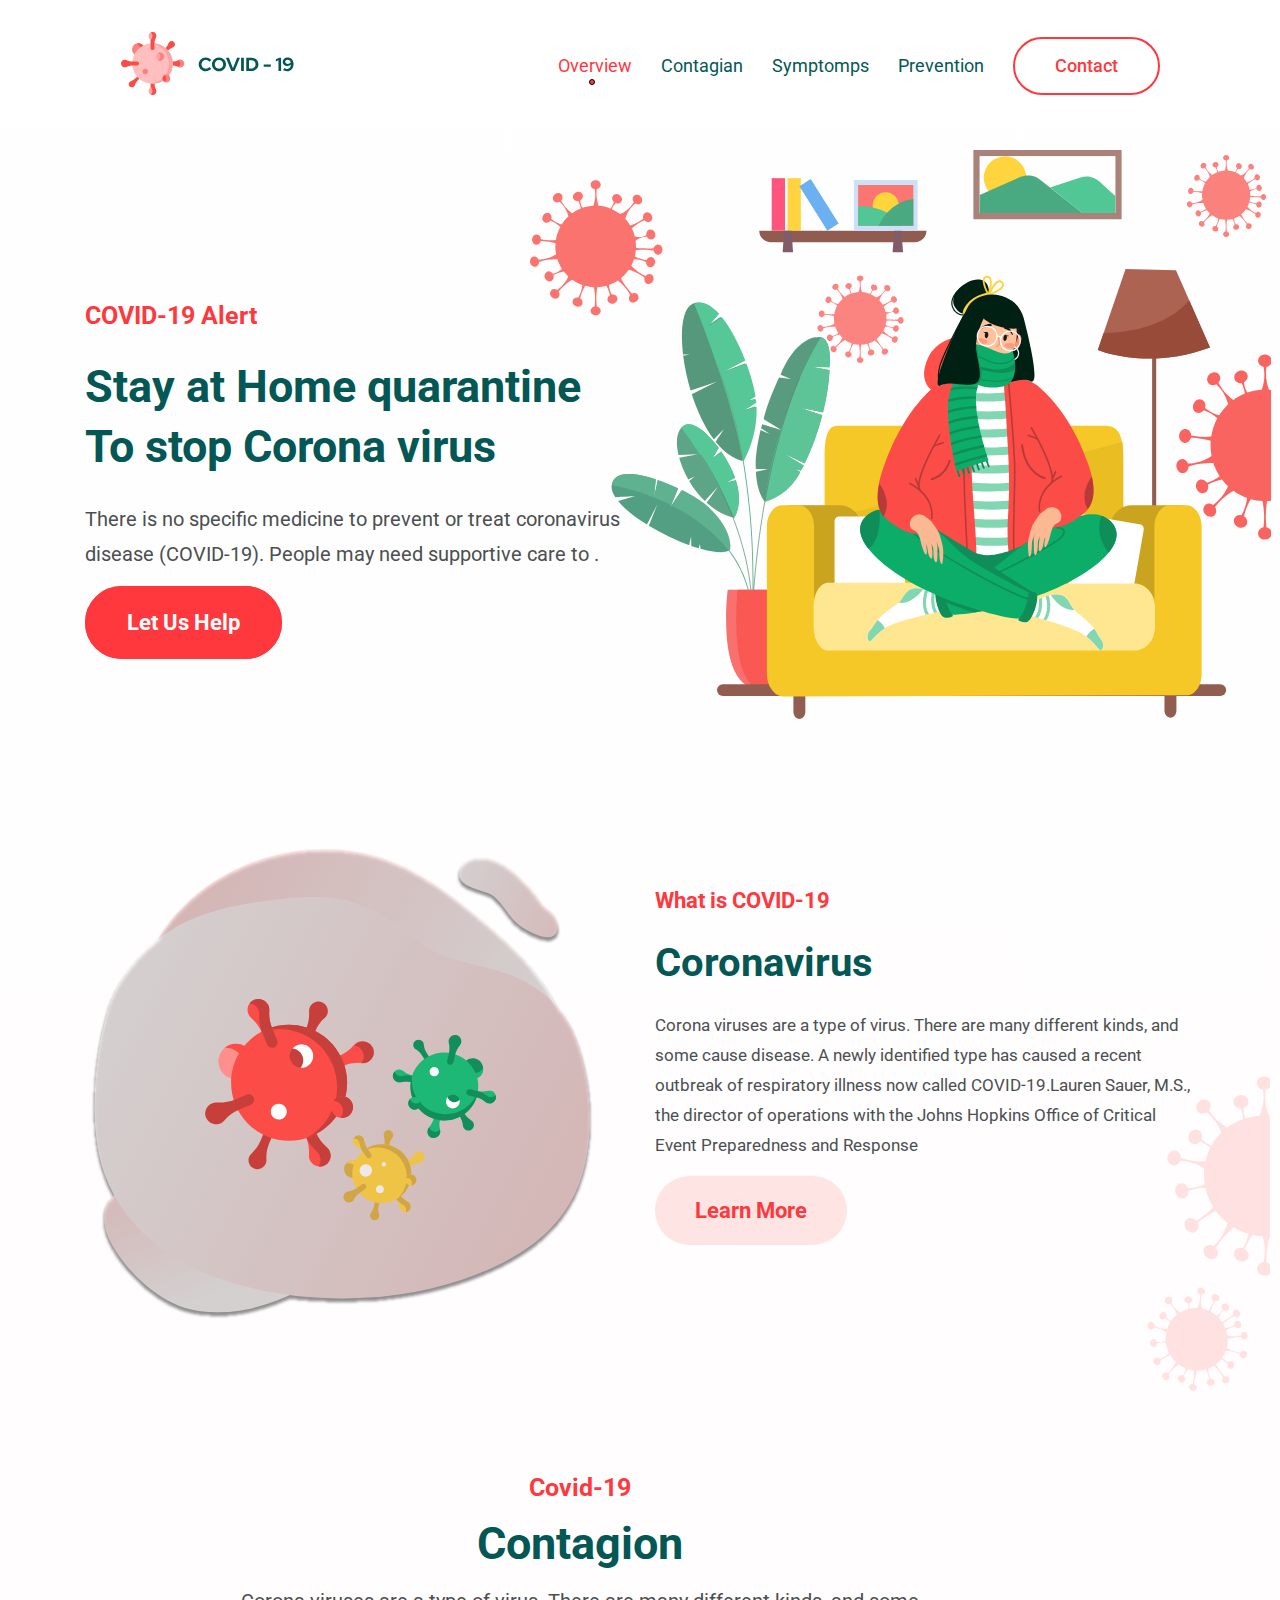
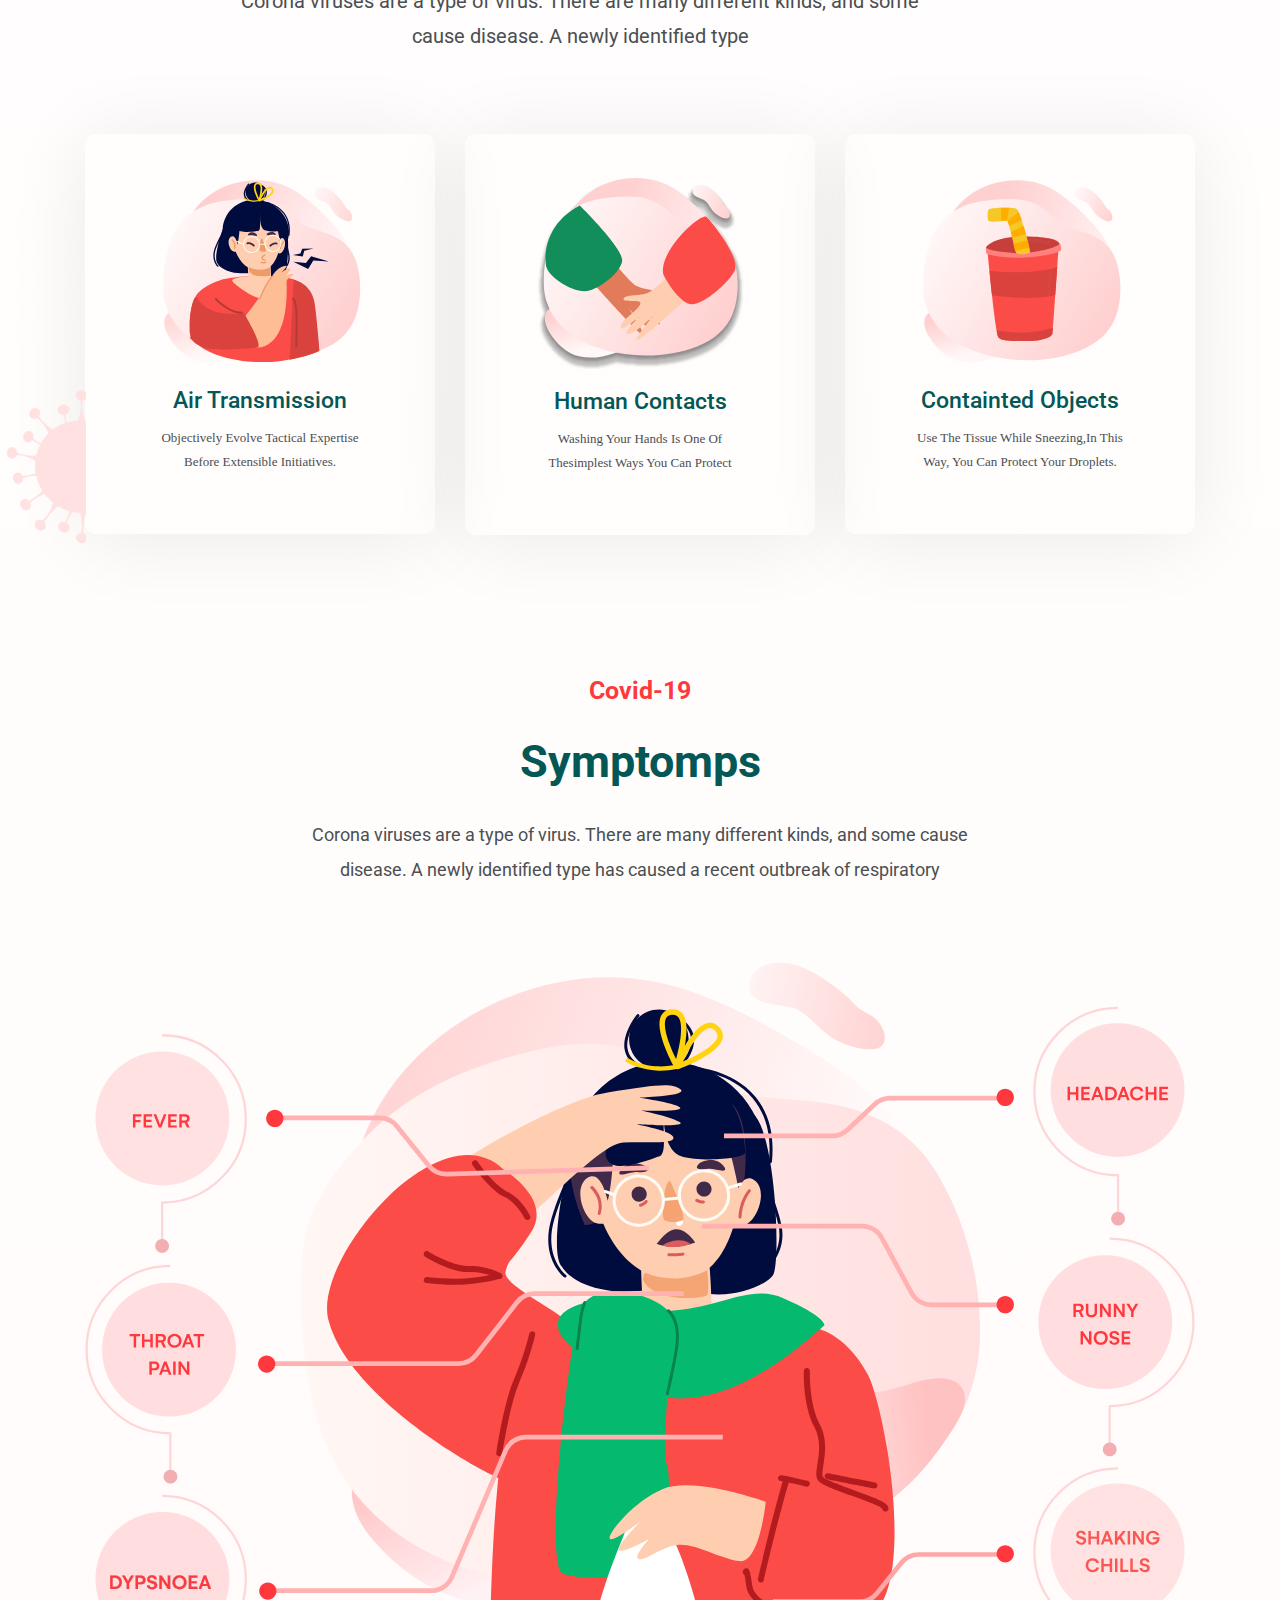
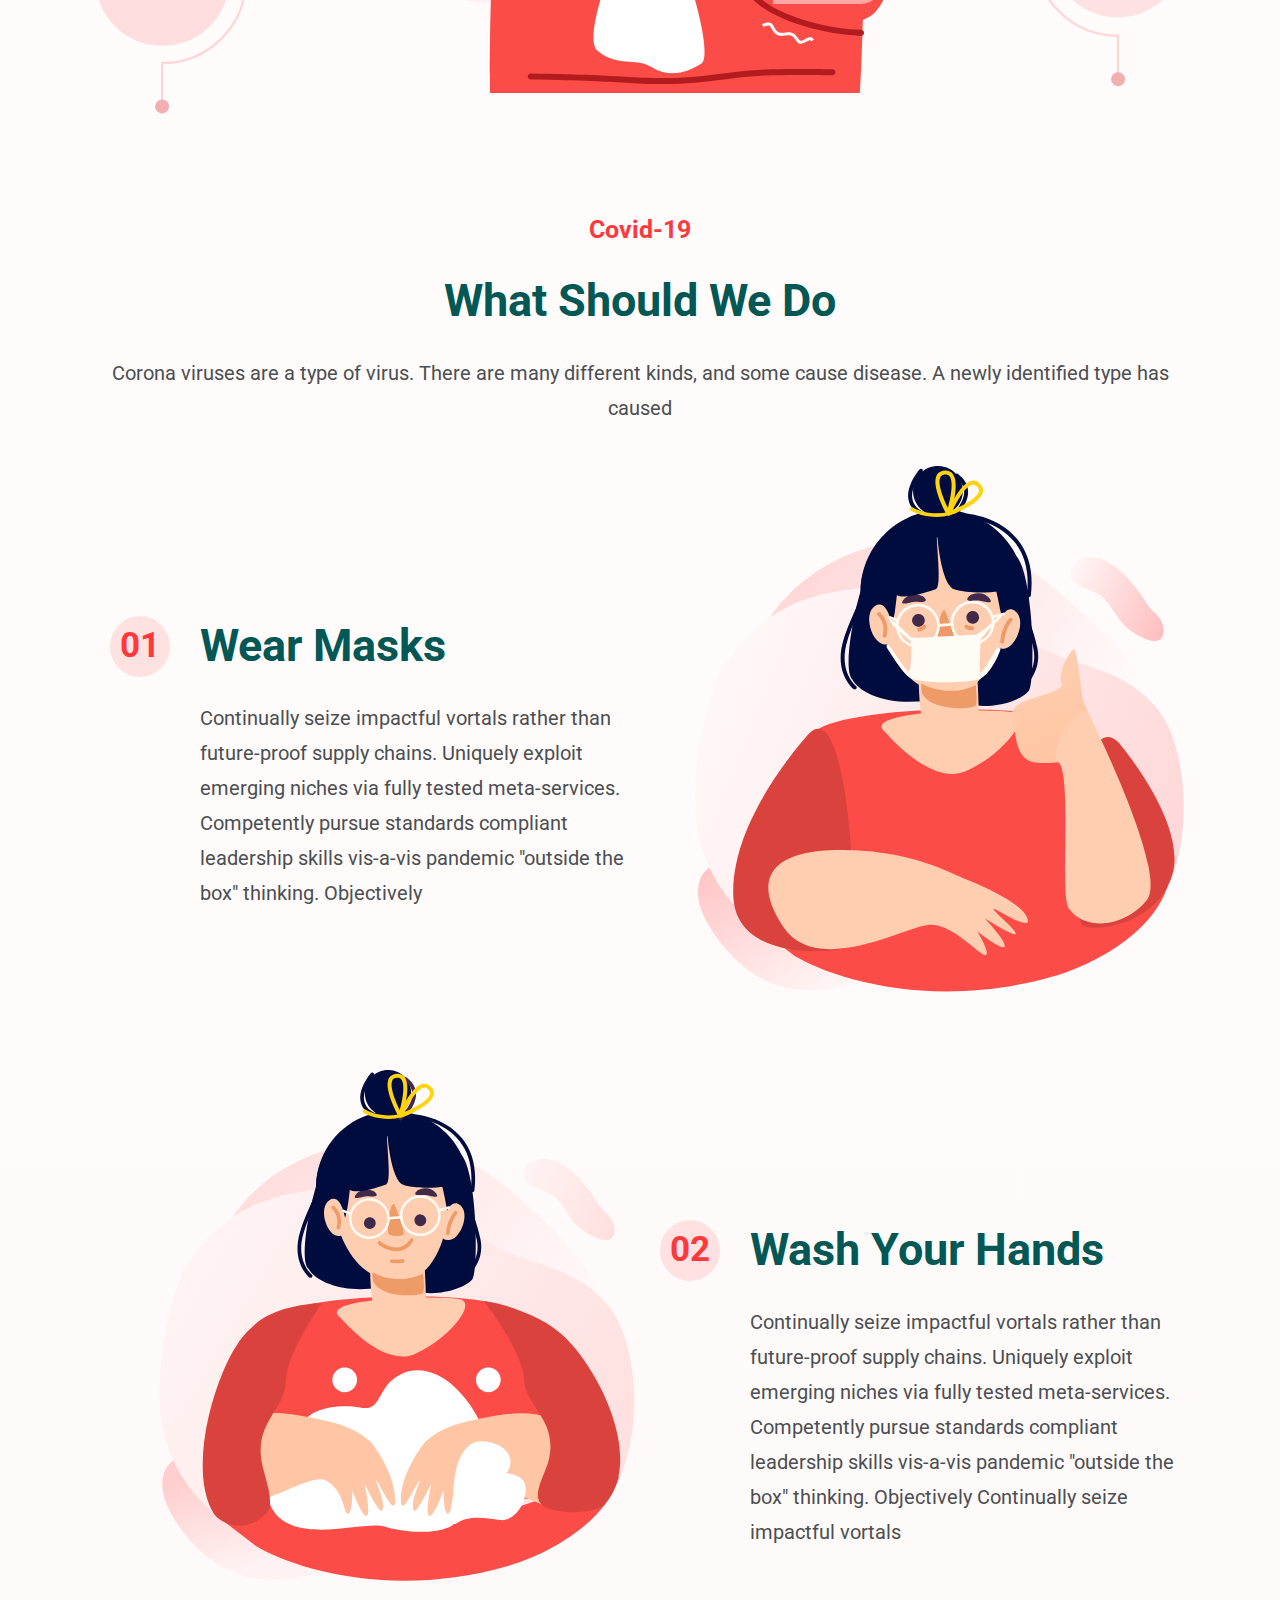
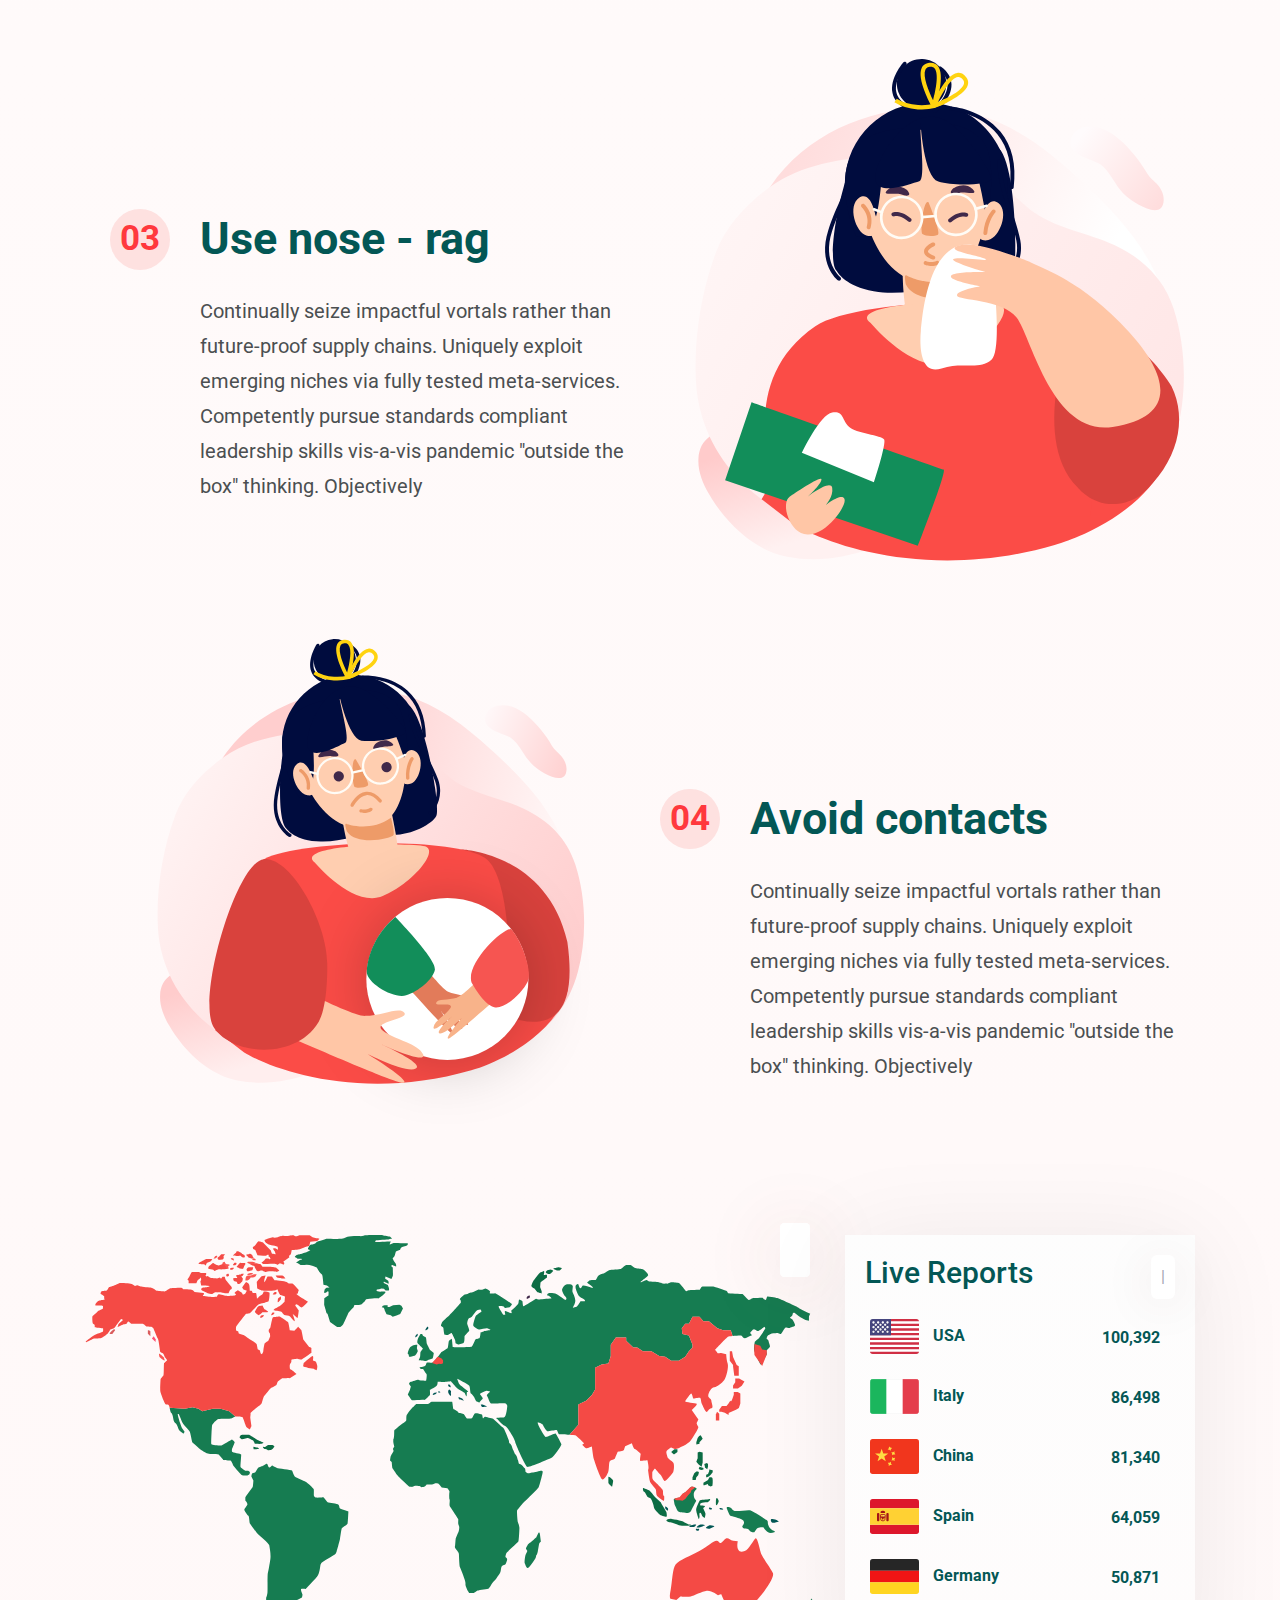
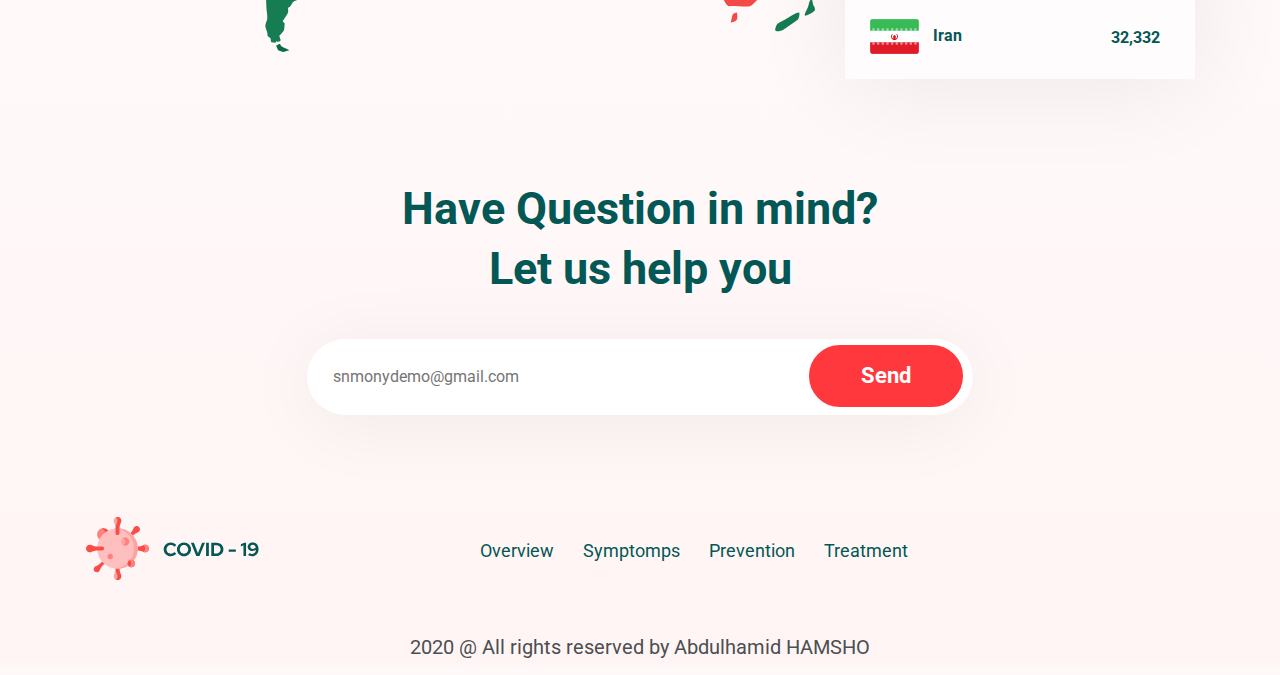
<file: ödev-4/index.html>
<!DOCTYPE html>
<html lang="en">

<head>
    <meta charset="UTF-8">
    <meta name="viewport" content="width=device-width, initial-scale=1.0">
    <title>Covid-19</title>
    <link rel="stylesheet" href="css/style.css">
    <link rel="preconnect" href="https://fonts.gstatic.com">
    <link rel="stylesheet" href="https://cdnjs.cloudflare.com/ajax/libs/font-awesome/5.15.1/css/all.min.css" integrity="sha512-+4zCK9k+qNFUR5X+cKL9EIR+ZOhtIloNl9GIKS57V1MyNsYpYcUrUeQc9vNfzsWfV28IaLL3i96P9sdNyeRssA==" crossorigin="anonymous" />
    <link href="https://fonts.googleapis.com/css2?family=Roboto:wght@300;400;500;700&display=swap" rel="stylesheet">
    <link rel="icon" type="image/png" href="images/Group 3.png"/>
    <link rel="stylesheet" href="https://stackpath.bootstrapcdn.com/bootstrap/4.5.2/css/bootstrap.min.css" integrity="sha384-JcKb8q3iqJ61gNV9KGb8thSsNjpSL0n8PARn9HuZOnIxN0hoP+VmmDGMN5t9UJ0Z" crossorigin="anonymous">
    <script src="https://ajax.googleapis.com/ajax/libs/jquery/3.5.1/jquery.min.js"></script>
    <script src="https://maxcdn.bootstrapcdn.com/bootstrap/3.4.1/js/bootstrap.min.js"></script>
    <script src="https://ajax.googleapis.com/ajax/libs/jquery/1.11.1/jquery.min.js"></script>
    <script src="js/js.js"></script>

</head>

<body>
    <header>
        <div class="container">
        <nav>
            <div class="navbar">
                <figure class="navbar__brand">
                    <a href="index.html"><img src="images/Logo.svg" alt="logo"></a>
                </figure>
               
                <div class="navbar_items">
                    <a href="#overview" id="navbar__links" class="navbar__link active">Overview</a>
                    <a href="#contagion" id="navbar__links" class="navbar__link">Contagian</a>
                    <a href="#symptomps" id="navbar__links" class="navbar__link">Symptomps</a>
                    <a href="#prevention" id="navbar__links" class="navbar__link">Prevention</a>
                    <a href="#" id="navbar__links" class="button navbar__button">Contact</a>
                </div>
            </div>
        </nav>
    </div>
    </header>

    <main>

        <section id="overview" class="section">
            <div class="container">
                <div class="overview">
                    <div class="row">
                        <div class="col-12 col-md-6 col-lg-6">
                            <div class="overview__blog">
                                <span class="covid19">COVID-19 Alert
                                    </span>
                                    <h1 class="title">Stay at Home quarantine
                                        To stop Corona virus</h1>
                                <p class="paragraph">
                                    There is no specific medicine to prevent or treat coronavirus disease (COVID-19). People may need supportive care to .
                                </p>
                                <a href="#" class="button overview__button">Let Us Help</a>
                            </div>
                        </div>
                        <div class="col-12 col-md-6 col-lg-6">
                            <img class="overview__image" width="130%" src="images/Illustration 01.svg" alt="Covid-19">
                        </div>
                    </div>
                </div>
                <div class="overview1">
                    <div class="row">
                        <img class="overview1__covid" src="images/path1470.svg" alt="covid19">
                        <img class="overview1__covid2" src="images/path14701.svg" alt="covid19">
                        <div class="col-12 col-md-6 col-lg-6">   
                            <img width="130%" class="overview1__image" src="images/Group 15404.svg" alt="Covid-19">                          
                        </div>
                        <div class="col-12 col-md-6 col-lg-6">
                            <div class="overview1__blog">
                                <span class="covid19 covid19--small">What is COVID-19
                                    </span>
                                    <h1 class="title title--small">Coronavirus</h1>
                                <p class="paragraph paragraph--small">
                                    Corona viruses are a type of virus. There are many different kinds, and some cause disease. A newly identified type has caused a recent outbreak of respiratory illness now called COVID-19.Lauren Sauer, M.S., the director of operations with the Johns Hopkins Office of Critical Event Preparedness and Response
                                </p>
                                <a href="#" class="button overview1__button">Learn More</a>   
                            </div>            
                        </div>
                    </div>
                </div>
            </div>
        </section>

        <section id="contagion" class="section">
            <div class="container">
                
                <div class="contagion">

                    <div class="row">
                        <div class="contagion__blog">
                            <span class="covid19">
                                Covid-19
                            </span>
                            <h1 class="title">
                                Contagion
                            </h1>
                            <p class="paragraph paragraph--small">
                                Corona viruses are a type of virus. There are many different kinds, and some cause disease. A newly identified type
                            </p>
                        </div>
                    </div>
                    <div class="row">
                        <div class="col-12 col-md-6 col-lg-4">
                            <div class="contagion__card">
                                <figure>
                                    <img class="contagion__image" src="images/Group 18544.svg" alt="mask girl">
                                </figure>
                                <h2 class="contagion__title">
                                    Air Transmission
                                </h2>
                                <p class="contagion__paragraph">
                                    Objectively evolve tactical expertise before extensible initiatives.
                                </p>
                            </div>
                        </div>
                        <div class="col-12 col-md-6 col-lg-4">
                            <div class="contagion__card contagion__card--padding">
                                <figure>
                                    <img class="contagion__image" src="images/Group 18542.svg" alt="hand touch">
                                </figure>
                                <h2 class="contagion__title">
                                    Human Contacts
                                </h2>
                                <p class="contagion__paragraph">
                                    Washing your hands is one of thesimplest ways you can protect
                                </p>
                            </div>
                        </div>
                        <div class="col-12 col-md-6 col-lg-4">
                            <div class="contagion__card">
                                <figure>
                                    <img class="contagion__image" src="images/Group 18540.svg" alt="drink">
                                </figure>
                                <h2 class="contagion__title">
                                    Containted Objects
                                </h2>
                                <p class="contagion__paragraph">
                                    Use the tissue while sneezing,In this way, you can protect your droplets.
                                </p>
                            </div>
                        </div>
                    </div>
                    <img class="contagion__covid" src="images/path1470.svg" alt="corona">
                </div>
            </div>
        </section>

        <section id="symptomps" class="section">
            <div class="container">
                <div class="symptomps">
                    <div class="symptomps__blog">
                        <span class="covid19">
                            Covid-19
                        </span>
                        <h1 class="title">
                            Symptomps
                        </h1>
                        <p class="paragraph paragraph--symptomps">
                            Corona viruses are a type of virus. There are many different kinds, and some cause disease. A newly identified type has caused a recent outbreak of respiratory 
                        </p>
                    </div>
                    <div >
                        <figure>
                            <img class="symptomps__image" src="images/Group 15444.svg" alt="">
                        </figure>
                    </div> 
                </div>
            </div>
        </section>

        <section id="prevention" class="section">
            <div class="container">
                <div class="prevention">
                    <div class="Prevention__blog">
                        <span class="covid19">
                            Covid-19
                        </span>
                        <h1 class="title">
                            What Should We Do
                        </h1>
                        <p class="paragraph paragraph--Prevention">
                            Corona viruses are a type of virus. There are many different kinds, and some cause disease. A newly identified type has caused
                        </p>
                    </div>
                    <ul>
                        <li>
                            <div class="row">
                                <div class="col-12 col-md-6 col-lg-6">
                                    <div class="prevention__card">
                                        <span class="circle">
                                            01
                                        </span>
                                        <h2 class="title title--small">Wear Masks</h2>
                                        <p class="paragraph paragraph--small">Continually seize impactful vortals rather than future-proof supply chains. Uniquely exploit emerging niches via fully tested meta-services. Competently pursue standards compliant leadership skills vis-a-vis pandemic "outside the box" thinking. Objectively </p>
                                    </div>
                                </div>
                                <div class="col-12 col-md-6 col-lg-6">
                                    <figure>
                                        <img src="images/Mask girl.svg" alt="mask girl" class="prevention__image">
                                    </figure>
                                </div>
                            </div>
                        </li>
                        <li>
                            <!-- <div class="row"> -->
                                <div class="col-12 col-md-6 col-lg-6">
                                    <div class="prevention__card">
                                        <span class="circle">
                                            02
                                        </span>
                                        <h2 class="title title--small">Wash Your Hands</h2>
                                        <p class="paragraph paragraph--small">
                                            Continually seize impactful vortals rather than future-proof supply 
                                            chains. Uniquely exploit emerging niches via fully tested 
                                            meta-services. Competently pursue standards compliant leadership 
                                            skills vis-a-vis pandemic "outside the box" thinking. 
                                            Objectively Continually seize impactful vortals 
                                        </p>
                                    </div>
                                </div>
                                <div class="col-12 col-md-6 col-lg-6">
                                    <figure>
                                        <img src="images/Mask girl1.svg" alt="mask girl" class="prevention__image">
                                    </figure>
                                </div>
                            <!-- </div> -->
                        </li>
                        <li>
                            <div class="row">
                                <div class="col-12 col-md-6 col-lg-6">
                                    <div class="prevention__card">
                                        <span class="circle">
                                            03
                                        </span>
                                        <h2 class="title title--small">Use nose -  rag</h2>
                                        <p class="paragraph paragraph--small">
                                            Continually seize impactful vortals rather than future-proof supply 
                                            chains. Uniquely exploit emerging niches via fully tested 
                                            meta-services. Competently pursue standards compliant 
                                            leadership skills vis-a-vis pandemic "outside the box" 
                                            thinking. Objectively </p>
                                    </div>
                                </div>
                                <div class="col-12 col-md-6 col-lg-6">
                                    <figure>
                                        <img src="images/Group 15454.svg" alt="mask girl" class="prevention__image">
                                    </figure>
                                </div>
                            </div>
                        </li>
                        <li>
                            <!-- <div class="row"> -->
                                <div class="col-12 col-md-6 col-lg-6">
                                    <div class="prevention__card">
                                        <span class="circle">
                                            04
                                        </span>
                                        <h2 class="title title--small">Avoid contacts</h2>
                                        <p class="paragraph paragraph--small">
                                            Continually seize impactful vortals rather than future-proof supply 
                                            chains. Uniquely exploit emerging niches via fully tested meta-services. 
                                            Competently pursue standards compliant leadership skills vis-a-vis pandemic 
                                            "outside the box" thinking. Objectively </p>
                                    </div>
                                </div>
                                <div class="col-12 col-md-6 col-lg-6">
                                    <figure>
                                        <img src="images/Mask.svg" alt="mask girl" class="prevention__image">
                                    </figure>
                                </div>
                            <!-- </div> -->
                        </li>
                        
                    </ul>
                </div>
            </div>
        </section>

        <section id="map">
            <div class="container">
                <div class="map">
                    <div class="row">
                        <div class="col-12 col-md-12 col-lg-8">

                            <figure class="map__figure">
                                <img class="map__image" src="images/Map.svg" alt="world map">
                            </figure>
                            <div class="search">
                                <i class="fas fa-search"></i>
                            </div>
                        </div>
                        <div class="col-12 col-md-12 col-lg-4">
                            <div class="map__card">
                                <div class="map__titles">
                                    <h2 class="map__title">
                                        Live Reports
                                    </h2>
                                    <div class="next">
                                        <a href=""><i class="fas fa-chevron-left"></i></a> <span>|</span>
                                        <a href=""><i class="fas fa-chevron-right"></i></a>
                                    </div>
                                </div>
                                <div class="row map__money">
                                    <div class="right">
                                        <img src="images/Group 87.svg" alt="amarica">
                                        <p class="map__paragraph">USA</p>
                                    </div>
                                    <div class="left">
                                        <p class="map__paragraph">100,392</p>
                                        <i class="fas fa-caret-up"></i>
                                    </div>
                                </div>
                                <div class="row map__money">
                                    <div class="right">
                                        <img src="images/italy.svg" alt="italy">
                                        <p class="map__paragraph">Italy</p>
                                    </div>
                                    <div class="left">
                                        <p class="map__paragraph">86,498</p>
                                        <i class="fas fa-caret-up"></i>
                                    </div>
                                </div>
                                <div class="row map__money">
                                    <div class="right">
                                        <img src="images/china.svg" alt="china">
                                        <p class="map__paragraph">China</p>
                                    </div>
                                    <div class="left">
                                        <p class="map__paragraph">81,340</p>
                                        <i class="fas fa-caret-down down"></i>
                                    </div>
                                </div>
                                <div class="row map__money">
                                    <div class="right">
                                        <img src="images/spain.svg" alt="spain">
                                        <p class="map__paragraph">Spain</p>
                                    </div>
                                    <div class="left">
                                        <p class="map__paragraph">64,059</p>
                                        <i class="fas fa-caret-up"></i>
                                    </div>
                                </div>
                                <div class="row map__money">
                                    <div class="right">
                                        <img src="images/germany.svg" alt="germany">
                                        <p class="map__paragraph">Germany</p>
                                    </div>
                                    <div class="left">
                                        <p class="map__paragraph">50,871</p>
                                        <i class="fas fa-caret-up"></i>
                                    </div>
                                </div>
                                <div class="row map__money">
                                    <div class="right">
                                        <img src="images/iran.svg" alt="iran">
                                        <p class="map__paragraph">Iran</p>
                                    </div>
                                    <div class="left">
                                        <p class="map__paragraph">32,332</p>
                                        <i class="fas fa-caret-up"></i>
                                    </div>
                                </div>
                            </div>
                        </div>
                    </div>
                </div>
            </div>
        </section>
    </main>

    <footer>
        <div class="container">
            <div class="footer">
                
                <div class="footer__title">
                    <h1 class="title">
                        Have Question in mind? </br>
            Let us help you
                    </h1>
                    <form>
                        <input type="email" placeholder="snmonydemo@gmail.com">
                        <input type="submit" class="button" value="Send">
                    </form>
                </div>

                    <div class="footer__navbar">
                        <div class="footer__brand">
                            <a href="#"><img src="images/Logo.svg" alt="logo"></a>
                        </div>
                        <div class="footer__items">
                            <a href="#overview">Overview</a>
                            <a href="#symptomps">Symptomps</a>
                            <a href="#prevention">Prevention</a>
                            <a href="#map">Treatment</a>
                        </div>
                        <div class="footer__media">
                            <a href=""><i class="fab fa-facebook-f"></i></a>
                            <a href=""><i class="fab fa-youtube"></i></a>
                            <a href=""><i class="fab fa-github"></i></a>
                            <a href=""><i class="fab fa-twitter"></i></a>
                        </div>
                    </div>
                    <div class="lastfooter">
                        <p class="paragraph">2020 @ All rights reserved by Abdulhamid HAMSHO</p>
                    </div>
            </div>
        </div>
    </footer>
</body>

</html>
</file>
<file: odev-5/css/style.css>
* {
  -webkit-box-sizing: border-box;
          box-sizing: border-box;
}

:root {
  --title-color: #212353;
  --paragraph-color: #4B5D68;
  --page-color: #9C69E2;
}

.button {
  padding: 17px 29px;
  color: var(--title-color);
  color: var(--paragraph-color);
  background: #FFFFFF;
  -webkit-box-shadow: 0px 5px 5px rgba(75, 93, 104, 0.1);
          box-shadow: 0px 5px 5px rgba(75, 93, 104, 0.1);
  border-radius: 50px;
  -webkit-transition: .5s;
  transition: .5s;
  font-weight: 700;
}

.button--nav {
  color: var(--title-color);
}

.button--nav:hover {
  text-decoration: none;
  -webkit-box-shadow: 0px 10px 10px rgba(75, 93, 104, 0.5);
          box-shadow: 0px 10px 10px rgba(75, 93, 104, 0.5);
  color: var(--title-color);
}

.button--nav:hover i {
  position: relative;
  right: -10px;
}

.button--nav i {
  color: var(--page-color);
  margin-left: 10px;
}

.button--page {
  background-color: var(--page-color);
  color: #fff;
}

.button--page:hover {
  background-color: #fff;
  text-decoration: none;
  color: var(--page-color);
  -webkit-box-shadow: 0px 10px 10px rgba(75, 93, 104, 0.5);
          box-shadow: 0px 10px 10px rgba(75, 93, 104, 0.5);
}

.button--footer {
  background-color: #F063B8;
  color: white;
}

.button--footer:hover {
  background-color: #fff;
  text-decoration: none;
  color: #F063B8;
  -webkit-box-shadow: 0px 10px 10px rgba(75, 93, 104, 0.5);
          box-shadow: 0px 10px 10px rgba(75, 93, 104, 0.5);
}

.title {
  font-weight: bold;
  font-size: 70px;
  line-height: 110%;
  color: var(--title-color);
}

.title--small {
  font-size: 35px;
  line-height: 50px;
  font-weight: 700;
}

.title--testimonials {
  color: white;
  font-size: 40px;
  line-height: 130%;
  margin-bottom: 80px;
}

.paragraph {
  font-weight: 500;
  font-size: 18px;
  line-height: 160%;
  color: var(--paragraph-color);
}

body {
  font-family: "Lato", sans-serif;
}

nav {
  margin-top: 45px;
}

nav .navbar-brand {
  margin-right: 100px;
}

nav .nav-link {
  margin-right: 35px;
  color: var(--paragraph-color);
}

.about {
  margin-top: 120px;
  position: relative;
}

.about .paragraph {
  margin: 50px 0px;
  width: 75%;
}

.about__image {
  margin-top: 100px;
  position: absolute;
  right: -100px;
}

.about__card {
  margin-top: 250px;
  background: rgba(240, 99, 184, 0.15);
  border-radius: 50px;
  padding: 32px;
}

.about__card .title {
  margin-top: 90px;
}

.features {
  margin-top: 150px;
}

.features .center {
  margin: auto;
  text-align: center;
  margin-bottom: 100px;
}

.features li {
  display: block;
}

.features .card1 {
  position: relative;
  background-color: rgba(104, 201, 186, 0.1);
  padding: 50px 50px 30px 170px;
  border-radius: 50px;
  margin: 50px 70px;
}

.features .card1--mor {
  background-color: rgba(156, 105, 226, 0.1);
}

.features .card1--pembe {
  background-color: rgba(240, 99, 184, 0.1);
}

.features .card1--blue {
  background-color: rgba(45, 156, 219, 0.1);
}

.features .card1__img {
  position: absolute;
  left: -100px;
}

.features .card1__title {
  font-size: 20px;
}

.features .card1__paragraph {
  font-size: 15px;
  margin: 20px 0px;
}

.features .card1__link {
  text-decoration: none;
  color: #212353;
  -webkit-transition: .5s;
  transition: .5s;
}

.features .card1__link i {
  margin-left: 20px;
  color: var(--page-color);
  -webkit-transition: .5s;
  transition: .5s;
}

.features .card1__link:hover {
  color: var(--page-color);
}

.features .card1__link:hover i {
  margin-left: 30px;
}

.testimonials {
  margin-top: 100px;
}

.testimonials__card {
  background-color: var(--page-color);
  padding: 110px 50px 130px;
  border-radius: 50px;
  position: relative;
}

.testimonials .carousel-indicators {
  position: absolute;
  bottom: -130px;
}

.testimonials .carousel-indicators li {
  width: 5px;
  height: 5px;
  border-radius: 50%;
}

.testimonials .carousel-indicators .active {
  background-color: #F063B8;
  -webkit-transform: scale(1.2);
          transform: scale(1.2);
}

.testimonials__smallcard {
  background-color: #fff;
  display: -webkit-box;
  display: -ms-flexbox;
  display: flex;
  padding: 60px;
  width: 75%;
  background: #FFFFFF;
  -webkit-box-shadow: 0px 20px 0px rgba(156, 105, 226, 0.3);
          box-shadow: 0px 20px 0px rgba(156, 105, 226, 0.3);
  border-radius: 20px;
  margin: auto;
}

.testimonials__smallcard figure {
  display: inline;
}

.testimonials__smallcard .avatar {
  margin-left: 25px;
}

.testimonials__smallcard .avatar h4 {
  font-weight: 900;
  font-size: 18px;
  line-height: 160%;
}

.testimonials__smallcard .avatar a {
  font-weight: 500;
  font-size: 14px;
  line-height: 160%;
  color: var(--page-color);
}

.testimonials__smallcard .avatar p {
  font-size: 18px;
  line-height: 180%;
  color: var(--paragraph-color);
  margin-top: 19px;
}

.footer {
  margin-top: 150px;
  border-top: 2px solid #9b69e241;
  padding: 100px 0px;
}

.footer__first {
  display: -webkit-box;
  display: -ms-flexbox;
  display: flex;
  -webkit-box-pack: justify;
      -ms-flex-pack: justify;
          justify-content: space-between;
}

.footer__first h2 {
  color: #212353;
  font-weight: bold;
  font-size: 40px;
  line-height: 130%;
  margin-bottom: 15px;
}

.footer__first p {
  font-weight: 500;
  font-size: 18px;
  line-height: 160%;
  color: #4B5D68;
}

.footer__button {
  margin-top: 30px;
}

.footer__button a:first-child {
  margin-right: 20px;
}

.footer__second {
  margin-top: 100px;
}

.footer__nav {
  display: -webkit-box;
  display: -ms-flexbox;
  display: flex;
  -webkit-box-pack: center;
      -ms-flex-pack: center;
          justify-content: center;
}

.footer__left {
  margin-right: 75px;
}

.footer__title {
  display: block;
  font-weight: 900;
  font-size: 16px;
  line-height: 160%;
  color: #212353;
  margin-bottom: 30px;
}

.footer__link {
  display: block;
  font-size: 16px;
  line-height: 250%;
  color: #212353;
  text-decoration: none !important;
}

.footer__link:hover {
  color: #F063B8;
}

.footer__social span {
  font-weight: 900;
  font-size: 16px;
  line-height: 160%;
  color: #212353;
  margin-bottom: 30px;
  display: block;
}

.footer__social i {
  color: #21235321;
  font-size: 35px;
  margin-right: 15px;
  -webkit-transition: .5s;
  transition: .5s;
}

.footer__social i:hover {
  color: #F063B8;
}

.footer .address__logo {
  margin-bottom: 60px;
}

.footer .address__logo span {
  font-weight: 900;
  font-size: 20px;
  line-height: 160%;
  color: var(--title-color);
  margin-left: 20px;
}

.footer .address__adres address {
  font-weight: 500;
  font-size: 16px;
  line-height: 180%;
  letter-spacing: 0.01em;
  color: #212353;
}

.footer .address__info .email {
  color: var(--title-color);
  display: block;
  font-size: 16px;
  line-height: 180%;
}

.footer .address__info .phone {
  color: var(--title-color);
  display: block;
  font-size: 16px;
  line-height: 180%;
}

.footer__last {
  display: -webkit-box;
  display: -ms-flexbox;
  display: flex;
  -webkit-box-pack: justify;
      -ms-flex-pack: justify;
          justify-content: space-between;
  margin-top: 90px;
}

.footer__last span {
  font-size: 12px;
  line-height: 180%;
  /* or 22px */
  display: -webkit-box;
  display: -ms-flexbox;
  display: flex;
  -webkit-box-align: center;
      -ms-flex-align: center;
          align-items: center;
  letter-spacing: 0.01em;
  /* 2 */
  color: #212353;
  width: 360px;
}

.footer__last a i {
  font-size: 30px;
  color: var(--page-color);
  background-color: rgba(156, 105, 226, 0.1);
  padding: 15px;
  border-radius: 50%;
  -webkit-transition: .5s;
  transition: .5s;
}

.footer__last a :hover {
  color: #f063b8;
  background-color: rgba(240, 99, 184, 0.1);
}

@media (max-width: 400px) {
  .footer__button a {
    display: block;
    margin-top: 20px;
  }
  .footer__last span {
    display: block;
  }
}

@media (max-width: 767px) {
  .card1__img {
    top: -120px !important;
  }
  .testimonials__card {
    padding: 50px 10px 80px;
  }
  .testimonials__smallcard {
    width: 100%;
    text-align: center;
    display: block;
  }
  .testimonials__smallcard .avatar {
    margin-left: 0px;
    margin-top: 20px;
  }
  .testimonials .carousel-control-prev-icon,
  .testimonials .carousel-control-next-icon {
    background-color: #000;
  }
  .testimonials .carousel-indicators {
    bottom: -85px;
  }
  .footer {
    margin-top: 75px;
    padding: 50px 0px;
    text-align: center;
  }
  .footer__first {
    display: block;
  }
  .footer__nav {
    margin: 30px auto;
  }
}

@media (max-width: 992px) {
  .about .paragraph {
    width: 100%;
  }
  .about__image {
    position: static;
    margin-top: 50px;
  }
  .about__image1 {
    width: 100%;
  }
  .about__card {
    margin-top: 100px;
  }
  .about__image2 {
    width: 100%;
  }
  .card1 {
    padding: 80px 20px 30px 20px !important;
    margin: 70px 20px !important;
  }
  .card1__img {
    left: 60px !important;
    top: -80px;
  }
}

@media (max-width: 1200px) {
  .about__image1 {
    width: 100%;
  }
  .card1 {
    padding: 80px 20px 30px 100px !important;
    margin: 70px 20px !important;
  }
  .card1__img {
    left: -80px;
    width: 50%;
  }
}
/*# sourceMappingURL=style.css.map */
</file>
<file: ödev-2/css/style.css>
*{
    box-sizing: border-box;
}
body{
    text-align: center;
    font-family: "Texturina", sans-serif;
}

.blog-cards{
    margin: auto;
    margin-top: 50px;
}

.card:hover{
    scale: 1.1;
    transition: .5s;
}
.card {
    width: 275px;
    height: 400px;
    display: inline-block;
    margin: 20px;
    text-align: left;
    box-shadow: 0px 5px 5px 5px rgba(153, 151, 151, 0.5);

}

.card h2 {
    font-size: 15px;
    margin: 15px;
    font-family: "inter", sans-serif;
}

.card p {
    font-size: 12px;
    margin: 15px;
    font-family: "inter", sans-serif;
}

.card img {
    width: 100%;
    height: 134.062px;
}

.card a{
    text-decoration: none;
    color: rgb(107, 107, 107);
    margin: 15px;
    font-weight: 700;
}

.card a:hover{
<<<<<<< HEAD
    color: rgb(51, 51, 51);
=======
    color: rgb(51, 51, 51);;
>>>>>>> 07cb3cd41cb088a7414dd19f699e58d98be08acb
}

.card span{
    margin-left: 25px;
    font-weight: 700;
}
</file>
<file: ödev-3/css/style.css>
:root {
  --button-color: #FC569A;
  --navbar-link-color: #1B0A42;
}

* {
  -webkit-box-sizing: border-box;
          box-sizing: border-box;
}

body {
  background-color: white;
}

nav {
  display: -webkit-box;
  display: -ms-flexbox;
  display: flex;
  -webkit-box-pack: justify;
      -ms-flex-pack: justify;
          justify-content: space-between;
  margin-top: 48px;
  padding: auto;
}

nav .navbar {
  margin-left: 80px;
}

nav .navbar__brand {
  text-decoration: none;
  font-family: "Circular Std Book";
  font-style: normal;
  font-weight: 900;
  font-size: 30px;
  color: #0A1B32;
  margin-right: 96px;
}

nav .navbar__brand span {
  color: var(--button-color);
}

nav .navbar__items {
  display: inline-block;
  padding: 0px;
}

nav .navbar__item {
  display: inline-block;
}

nav .navbar__link {
  text-decoration: none;
  margin-right: 38px;
  font-family: "Roboto";
  font-style: normal;
  font-weight: normal;
  font-size: 16px;
  line-height: 24px;
  color: var(--navbar-link-color);
}

nav .right-navbar {
  margin-top: 0px;
  padding-top: 10px;
}

nav .right-navbar__signin {
  text-decoration: none;
  font-family: "Roboto";
  font-style: normal;
  font-weight: normal;
  font-size: 16px;
  line-height: 24px;
  color: var(--navbar-link-color);
}

nav .right-navbar__signup {
  text-decoration: none;
  font-family: "Roboto";
  font-style: normal;
  font-weight: bold;
  font-size: 16px;
  line-height: 24px;
  color: #FFFFFF;
  background: var(--button-color);
  border: none;
  padding: 18px 31px;
  border-radius: 6px;
  margin: 0px 68px 115px 40.3px;
}

section .container {
  display: -webkit-box;
  display: -ms-flexbox;
  display: flex;
  -webkit-box-pack: justify;
      -ms-flex-pack: justify;
          justify-content: space-between;
  margin-top: 115px;
}

section .container svg {
  margin-right: 20px;
}

section .container__blog {
  margin-left: 200px;
}

section .container__blog h1 {
  font-family: "Ramaraja";
  font-style: normal;
  font-weight: normal;
  font-size: 60px;
  line-height: 76px;
  /* or 106% */
  letter-spacing: 0.02em;
  color: #1B0A42;
  width: 495px;
  margin-bottom: 10px;
}

section .container__blog p {
  font-family: "Roboto";
  font-style: normal;
  font-weight: normal;
  font-size: 20px;
  line-height: 32px;
  /* or 160% */
  letter-spacing: 0.02em;
  color: #9A9A9A;
  width: 581.49px;
  margin: 10px 19px 68px 0px;
}

section .container__blog .button {
  text-decoration: none;
  font-family: "Roboto";
  font-style: normal;
  font-weight: bold;
  font-size: 16px;
  line-height: 24px;
  color: #FFFFFF;
  background: var(--button-color);
  border: none;
  padding: 18px 31px;
  border-radius: 6px;
}

@media (max-width: 965px) {
  nav .navbar {
    margin-left: 30px;
  }
  nav .navbar__brand {
    margin-right: 30px;
  }
  nav .right-navbar__signup {
    margin-right: 30px;
  }
  section .container {
    text-align: center;
    display: block;
  }
  section .container__blog {
    margin-left: 50px;
  }
  section .container__blog h1 {
    font-size: 45px;
    margin: auto;
    line-height: 50px;
  }
  section .container__blog p {
    font-size: 13px;
    line-height: 20px;
    margin: auto;
    margin-bottom: 30px;
  }
  section .container__blog .button {
    margin: auto;
  }
  section .container svg {
    width: 100%;
    margin: 30px auto;
  }
}

@media (max-width: 750px) {
  nav {
    margin: auto;
    display: block;
    text-align: center;
  }
  section .container__blog {
    margin: auto;
  }
}
/*# sourceMappingURL=style.css.map */
</file>
<file: ödev-4/css/style.css>
:root {
  --page-color: #FF383D;
  --writer-color: #035755;
  --paragraf-color: #4B4F51;
}

body {
  font-family: "Roboto", sans-serif;
  position: relative;
  background: -webkit-gradient(linear, left bottom, left top, from(rgba(255, 241, 241, 0.5)), color-stop(108.69%, rgba(255, 241, 241, 0)));
  background: linear-gradient(360deg, rgba(255, 241, 241, 0.5) 0%, rgba(255, 241, 241, 0) 108.69%);
}

.button {
  text-decoration: none;
  line-height: 1.5;
  text-align: center;
  background: white;
  border-radius: 65px;
  border: 2px solid var(--page-color);
  color: var(--page-color);
  display: inline-block;
  font-size: 18px;
  line-height: 22px;
  padding: 13px 32px;
}

.button:hover {
  text-decoration: none;
  -webkit-transition: 500ms;
  transition: 500ms;
}

.covid19 {
  font-size: 20px;
  font-weight: 700;
  line-height: 25px;
  color: var(--page-color);
}

.title {
  font-size: 37px;
  line-height: 50px;
  font-weight: 700;
  color: var(--writer-color);
  margin-bottom: 15px;
  margin-top: 15px;
}

.paragraph {
  color: var(--paragraf-color);
  font-size: 12px;
  font-weight: 400;
  line-height: 20px;
  margin-bottom: 20px;
}

.active {
  margin-right: 25px;
  font-size: 18px;
  line-height: 22px;
  color: var(--page-color) !important;
  position: relative;
  pointer-events: none;
}

.active::after {
  content: "";
  position: absolute;
  background: var(--page-color);
  border: 1px solid #000;
  -webkit-box-sizing: border-box;
          box-sizing: border-box;
  width: 6px;
  height: 6px;
  bottom: -9px;
  left: auto;
  right: 50%;
  border-radius: 50%;
}

nav .navbar {
  display: inline-block;
  text-align: center;
  margin-top: 0px;
  padding-top: 30px;
  margin-bottom: 70px;
  padding: 0px;
  overflow: hidden;
}

nav .navbar__brand {
  margin-top: 30px;
}

nav .navbar__button {
  font-weight: 500;
  display: inline-block;
  margin-top: 20px;
  padding: 13px 35px;
}

nav .navbar__button:hover {
  background-color: var(--page-color);
  color: white;
}

nav .navbar__link {
  margin-right: 25px;
  color: var(--writer-color);
  font-size: 18px;
  line-height: 22px;
}

nav .navbar__link:hover {
  text-decoration: none;
  color: var(--page-color);
}

.overview {
  text-align: center;
}

.overview__blog {
  margin-top: 0px;
}

.overview__button {
  background-color: var(--page-color);
  color: white;
  vertical-align: center;
  font-weight: 700;
}

.overview__button:hover {
  background-color: white;
  color: var(--page-color);
}

.overview .paragraph {
  margin-bottom: 25px;
}

.overview__image {
  width: 100%;
  margin-top: 35px;
}

.overview1 {
  position: relative;
  text-align: center;
}

.overview1__blog {
  margin-top: 50px;
}

.overview1__image {
  margin-left: -100px;
  display: none;
}

.overview1 .covid19--small {
  font-size: 19px;
  font-weight: 700;
  line-height: 23px;
}

.overview1 .title--small {
  font-size: 35px;
  line-height: 45px;
  font-weight: 700;
  margin-top: 15px;
  margin-bottom: 15px;
}

.overview1 .paragraph--small {
  font-size: 15px;
  font-weight: 400;
  line-height: 25px;
  margin-bottom: 40px;
}

.overview1__button {
  background: rgba(250, 86, 82, 0.15);
  border: none;
  font-weight: 600;
}

.overview1__button:hover {
  background: #fa5652;
  color: white;
}

.overview1__covid {
  width: 13%;
  position: absolute;
  right: -75px;
  top: 200px;
  display: none;
}

.overview1__covid2 {
  position: absolute;
  width: 13%;
  right: -75px;
  bottom: 0px;
  display: none;
}

.contagion {
  text-align: center;
  margin-top: 40px;
  position: relative;
}

.contagion__blog {
  display: block;
  margin-bottom: 80px;
}

.contagion__blog .title {
  margin-top: 10px;
  margin-bottom: 10px;
}

.contagion__card {
  -webkit-box-shadow: 0px 5px 80px rgba(0, 0, 0, 0.08);
          box-shadow: 0px 5px 80px rgba(0, 0, 0, 0.08);
  border-radius: 10px;
  padding: 40px 70px;
  margin-bottom: 40px;
  border-bottom: 4px solid transparent;
}

.contagion__card--padding {
  padding-top: 15px;
}

.contagion__card:hover {
  border-bottom: 4px solid var(--page-color);
  cursor: pointer;
}

.contagion__image {
  width: 100%;
  height: 100%;
}

.contagion__title {
  font-weight: 500;
  font-size: 23px;
  line-height: 147%;
  text-transform: capitalize;
  color: var(--writer-color);
}

.contagion__paragraph {
  font-family: Gelion;
  font-style: normal;
  font-weight: normal;
  font-size: 13px;
  line-height: 185%;
  text-align: center;
  text-transform: capitalize;
  color: var(--paragraf-color);
}

.contagion__covid {
  position: absolute;
  width: 10%;
  bottom: 0px;
  display: none;
}

.symptomps {
  text-align: center;
  margin-top: 100px;
  margin-bottom: 100px;
}

.symptomps__image {
  width: 100%;
}

.prevention {
  text-align: center;
}

.prevention__blog {
  margin-bottom: 50px;
}

.prevention__card {
  position: relative;
  text-align: center;
  margin-top: 50px 0px;
}

.prevention__card .circle {
  font-weight: bold;
  font-size: 35px;
  line-height: 145%;
  color: var(--page-color);
  border-radius: 50%;
  padding: 5px 10px;
  background-color: rgba(250, 86, 82, 0.15);
}

.prevention__image {
  width: 100%;
}

.prevention ul {
  list-style-type: none;
  position: relative;
}

.prevention ul li {
  margin-bottom: 50px;
  position: relative;
}

.map .search {
  position: absolute;
  right: 20px;
  top: 0px;
}

.map .search i {
  color: var(--writer-color);
  font-size: 20px;
  background: #FFFFFF;
  -webkit-box-shadow: 0px 7px 76px rgba(146, 53, 46, 0.18);
          box-shadow: 0px 7px 76px rgba(146, 53, 46, 0.18);
  border-radius: 4.16667px;
  padding: 15px;
  cursor: pointer;
}

.map .search i:hover {
  color: var(--page-color);
}

.map__figure {
  position: relative;
}

.map__titles {
  display: -webkit-box;
  display: -ms-flexbox;
  display: flex;
  -webkit-box-pack: justify;
      -ms-flex-pack: justify;
          justify-content: space-between;
}

.map__card {
  background: -webkit-gradient(linear, left bottom, left top, color-stop(-79.45%, #FFFBFB), color-stop(105.35%, #FDFDFD));
  background: linear-gradient(360deg, #FFFBFB -79.45%, #FDFDFD 105.35%);
  -webkit-box-shadow: 0px 7px 95px rgba(0, 0, 0, 0.07);
          box-shadow: 0px 7px 95px rgba(0, 0, 0, 0.07);
  border-radius: 0px;
  padding: 20px;
}

.map__image {
  width: 100%;
}

.map__title {
  font-size: 30px;
  color: var(--writer-color);
}

.map .next {
  padding: 10px;
  background: #FFFFFF;
  -webkit-box-shadow: 0px 5px 50px rgba(87, 1, 0, 0.1);
          box-shadow: 0px 5px 50px rgba(87, 1, 0, 0.1);
  border-radius: 6.16667px;
  color: #A2A5B2;
}

.map .next a {
  text-decoration: none;
  color: #A2A5B2;
}

.map .next a:not(:first-child) {
  color: var(--page-color);
}

.map .next a:hover {
  color: var(--page-color);
}

.map__money {
  display: -webkit-box;
  display: -ms-flexbox;
  display: flex;
  -webkit-box-pack: justify;
      -ms-flex-pack: justify;
          justify-content: space-between;
  margin-top: 15px;
  padding: 5px 20px;
  cursor: pointer;
}

.map__money p {
  color: var(--writer-color);
  font-weight: 700;
  margin: 0px 10px;
}

.map__money p {
  display: inline-block;
}

.map__money i {
  color: var(--page-color);
  font-size: 23px;
}

.map__money:hover {
  -webkit-box-shadow: 0px 0px 14px #fa5652;
          box-shadow: 0px 0px 14px #fa5652;
}

.map__money .fa-caret-down {
  color: #128E5A;
}

footer {
  margin-top: 100px;
  text-align: center;
  background: -webkit-gradient(linear, left bottom, left top, from(rgba(255, 241, 241, 0.5)), color-stop(108.69%, rgba(255, 241, 241, 0)));
  background: linear-gradient(360deg, rgba(255, 241, 241, 0.5) 0%, rgba(255, 241, 241, 0) 108.69%);
}

footer .footer__title .title {
  width: 50%;
  margin: 40px auto;
}

footer .footer__title form {
  position: relative;
  text-align: center;
  margin: auto;
}

footer .footer__title input[type=email] {
  background: #FFFFFF;
  -webkit-box-shadow: 0px 8px 80px rgba(0, 0, 0, 0.06);
          box-shadow: 0px 8px 80px rgba(0, 0, 0, 0.06);
  border-radius: 57px;
  width: 80%;
  padding: 25px 25px;
  margin: auto;
  width: 100%;
  outline: none;
  border: 1px solid rgba(0, 0, 0, 0);
  color: #758681;
}

footer .footer__title input[type=email]:focus {
  -webkit-box-shadow: 0px 0px 14px #fa5652;
          box-shadow: 0px 0px 14px #fa5652;
}

footer .footer__title input[type=submit] {
  color: white;
  background-color: var(--page-color);
  padding: 18px 50px;
  margin-top: 20px;
}

footer .footer__title input[type=submit]:hover {
  background-color: white;
  color: var(--page-color);
  border: 2px solid var(--page-color);
}

footer .footer__navbar {
  margin-top: 100px;
  display: -webkit-box;
  display: -ms-flexbox;
  display: flex;
  -webkit-box-pack: justify;
      -ms-flex-pack: justify;
          justify-content: space-between;
}

footer .footer__items {
  display: none;
  padding-top: 25px;
}

footer .footer__items a {
  text-decoration: none;
  margin-right: 25px;
  color: var(--writer-color);
  font-size: 18px;
  line-height: 22px;
}

footer .footer__items a:hover {
  color: var(--page-color);
}

footer .footer__media {
  padding-top: 25px;
}

footer .footer__media a {
  margin-right: 15px;
  color: var(--writer-color);
  font-size: 18px;
  line-height: 22px;
}

footer .footer__media a:hover {
  color: var(--page-color);
}

footer .footer .lastfooter {
  margin-top: 50px;
}

footer .footer .lastfooter .paragraph {
  margin-bottom: 10px;
}

@media (min-width: 768px) {
  .button {
    padding: 16px 35px;
    display: inline;
  }
  .overview {
    text-align: left;
  }
  .overview__blog {
    margin-top: 50px;
  }
  .overview__image {
    position: absolute;
    left: -110px;
    width: 130%;
    margin-top: 0px;
  }
  .overview .paragraph {
    margin-bottom: 40px;
  }
  .overview1 {
    text-align: left;
    margin-top: 50px;
  }
  .overview1__blog {
    margin-top: 40px;
  }
  .overview1__image {
    display: inline;
  }
  .overview1__covid {
    display: inline;
  }
  .overview1__covid2 {
    display: inline;
  }
  .contagion .paragraph {
    width: 70%;
    margin: auto;
  }
  .prevention__blog {
    margin: auto 250px;
  }
  .prevention__card {
    text-align: left;
    margin-left: 75px;
    margin-top: 100px;
  }
  .prevention__card .circle {
    position: absolute;
    top: 0px;
    left: -90px;
  }
  .prevention ul li {
    text-decoration: none;
  }
  .prevention ul li:nth-of-type(even) {
    display: -webkit-box;
    display: -ms-flexbox;
    display: flex;
    -webkit-box-orient: horizontal;
    -webkit-box-direction: reverse;
        -ms-flex-direction: row-reverse;
            flex-direction: row-reverse;
  }
  .footer__title form {
    width: 60% !important;
  }
  .footer__title input[type=email] {
    position: relative;
    padding: 25px 165px 25px 25px !important;
  }
  .footer__title input[type=submit] {
    position: absolute;
    right: 10px;
    bottom: 8px;
  }
}

@media (min-width: 992px) {
  .button {
    padding: 20px 40px;
    font-size: 20px;
    font-weight: bold;
  }
  nav .navbar {
    position: fixed;
    background-color: #fff;
    top: 0;
    left: 0;
    right: 0;
    z-index: 10;
    padding: 0px 120px;
    display: -webkit-box;
    display: -ms-flexbox;
    display: flex;
    -webkit-box-pack: justify;
        -ms-flex-pack: justify;
            justify-content: space-between;
  }
  nav .navbar__button {
    padding: 14px 37px;
    font-size: 18px;
  }
  .overview {
    margin-top: 150px;
  }
  .overview__blog {
    margin-top: 90px;
  }
  .overview1 {
    margin-top: 150px;
  }
  .overview1__covid {
    width: 13%;
    right: -75px;
    top: 150px;
  }
  .overview1__covid2 {
    width: 13%;
    right: -75px;
    bottom: 130px;
  }
  .contagion__covid {
    display: inline;
    left: -90px;
  }
  .covid19 {
    font-size: 23px;
  }
  .title {
    font-size: 38px;
  }
  .paragraph {
    font-size: 16px;
  }
  .symptomps .paragraph--symptomps {
    font-size: 18px;
    margin: 0px 200px;
  }
  .footer__items {
    display: inline !important;
  }
}

@media (min-width: 1200px) {
  .button {
    padding: 22px 40px;
    font-size: 22px;
  }
  .covid19 {
    font-size: 25px;
    line-height: 32px;
  }
  .title {
    font-size: 45px;
    line-height: 60px;
    margin-bottom: 25px;
    margin-top: 25px;
  }
  .paragraph {
    font-size: 20px;
    font-weight: 400;
    line-height: 35px;
    margin-bottom: 40px;
  }
  nav .navbar__button {
    padding: 16px 40px;
    font-size: 18px;
  }
  .overview__blog {
    margin-top: 150px;
  }
  .overview1 {
    margin-top: 100px;
    text-align: left;
  }
  .overview1__blog {
    margin-top: 150px;
  }
  .overview1 .covid19--small {
    font-size: 22px;
    line-height: 27px;
  }
  .overview1 .title--small {
    font-size: 40px;
    line-height: 55px;
    margin-top: 20px;
    margin-bottom: 20px;
  }
  .overview1 .paragraph--small {
    font-size: 17px;
    line-height: 30px;
    margin-bottom: 40px;
  }
  .overview1__covid {
    right: -75px;
    top: 300px;
  }
  .overview1__covid2 {
    right: -75px;
    bottom: 20px;
  }
  .contagion__covid {
    bottom: 0px;
    left: -110px;
  }
  .prevention__card {
    margin-top: 150px;
  }
}
/*# sourceMappingURL=style.css.map */
</file>
